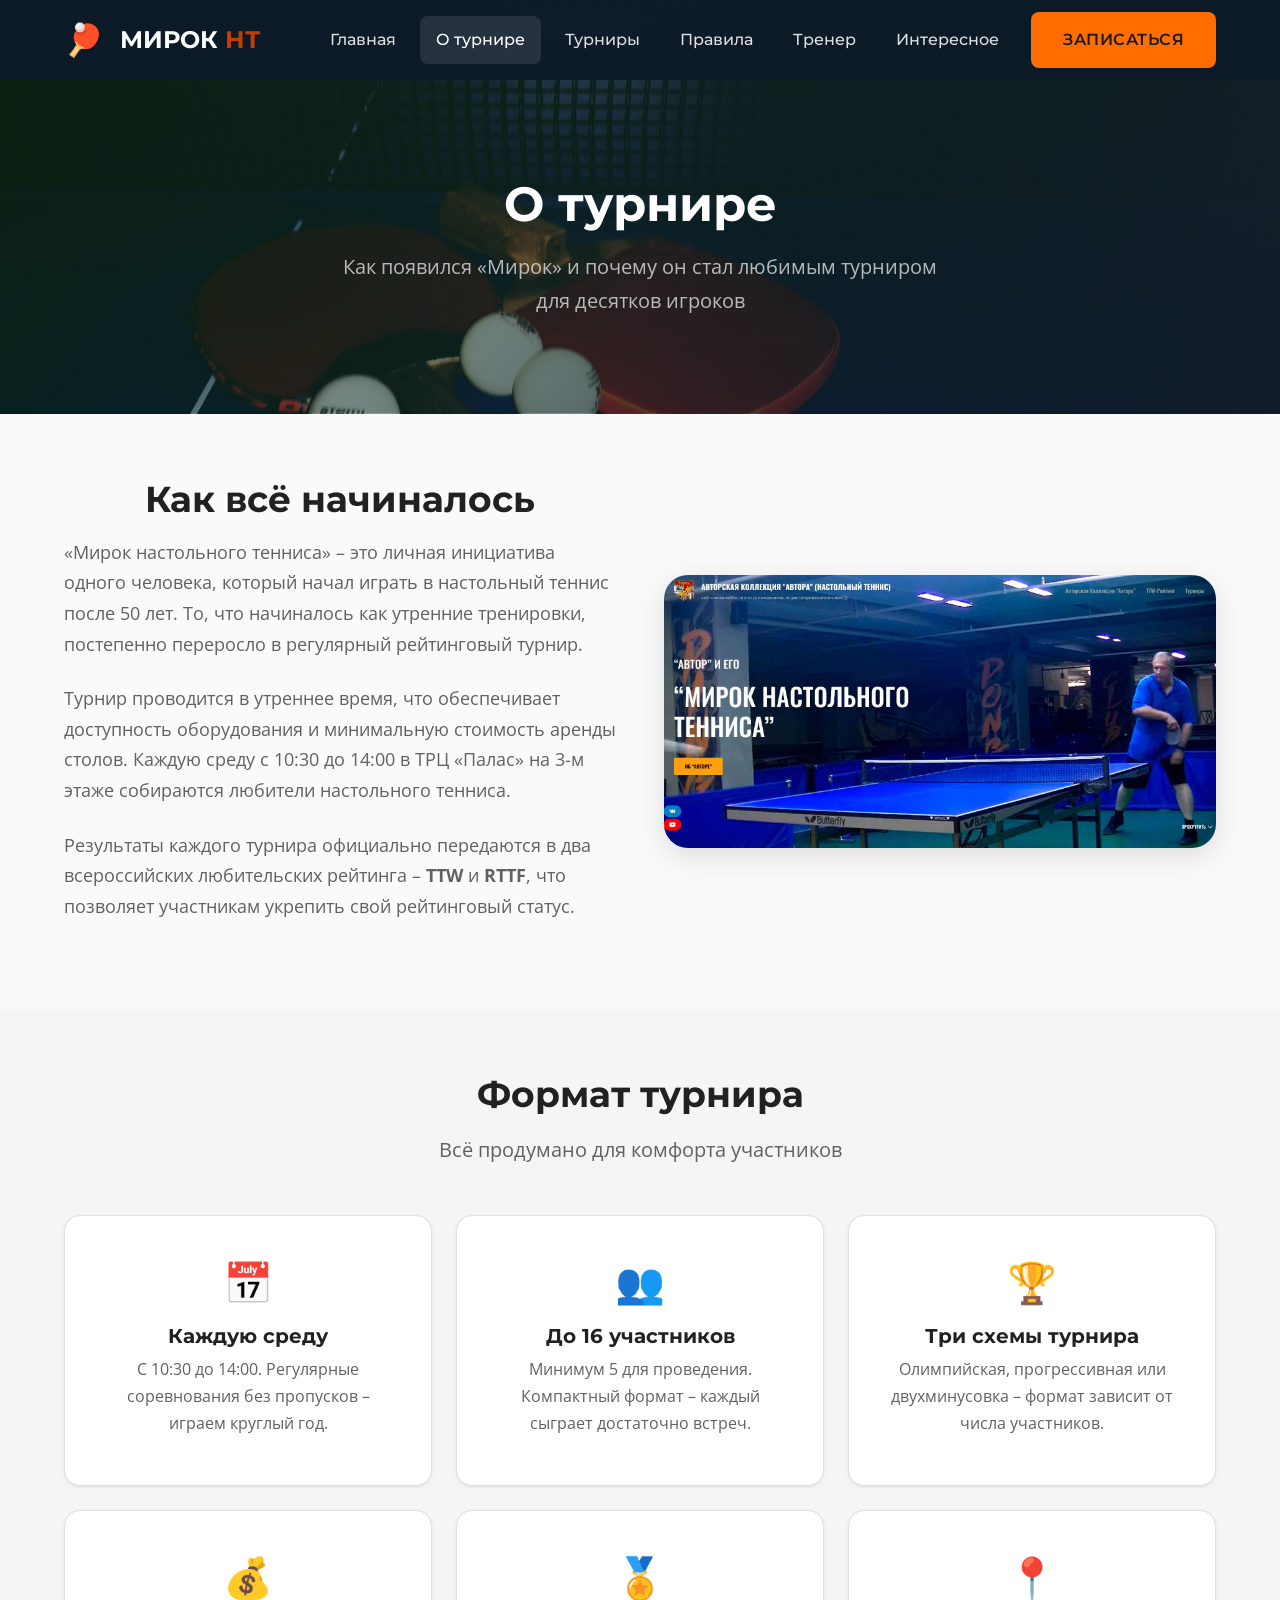
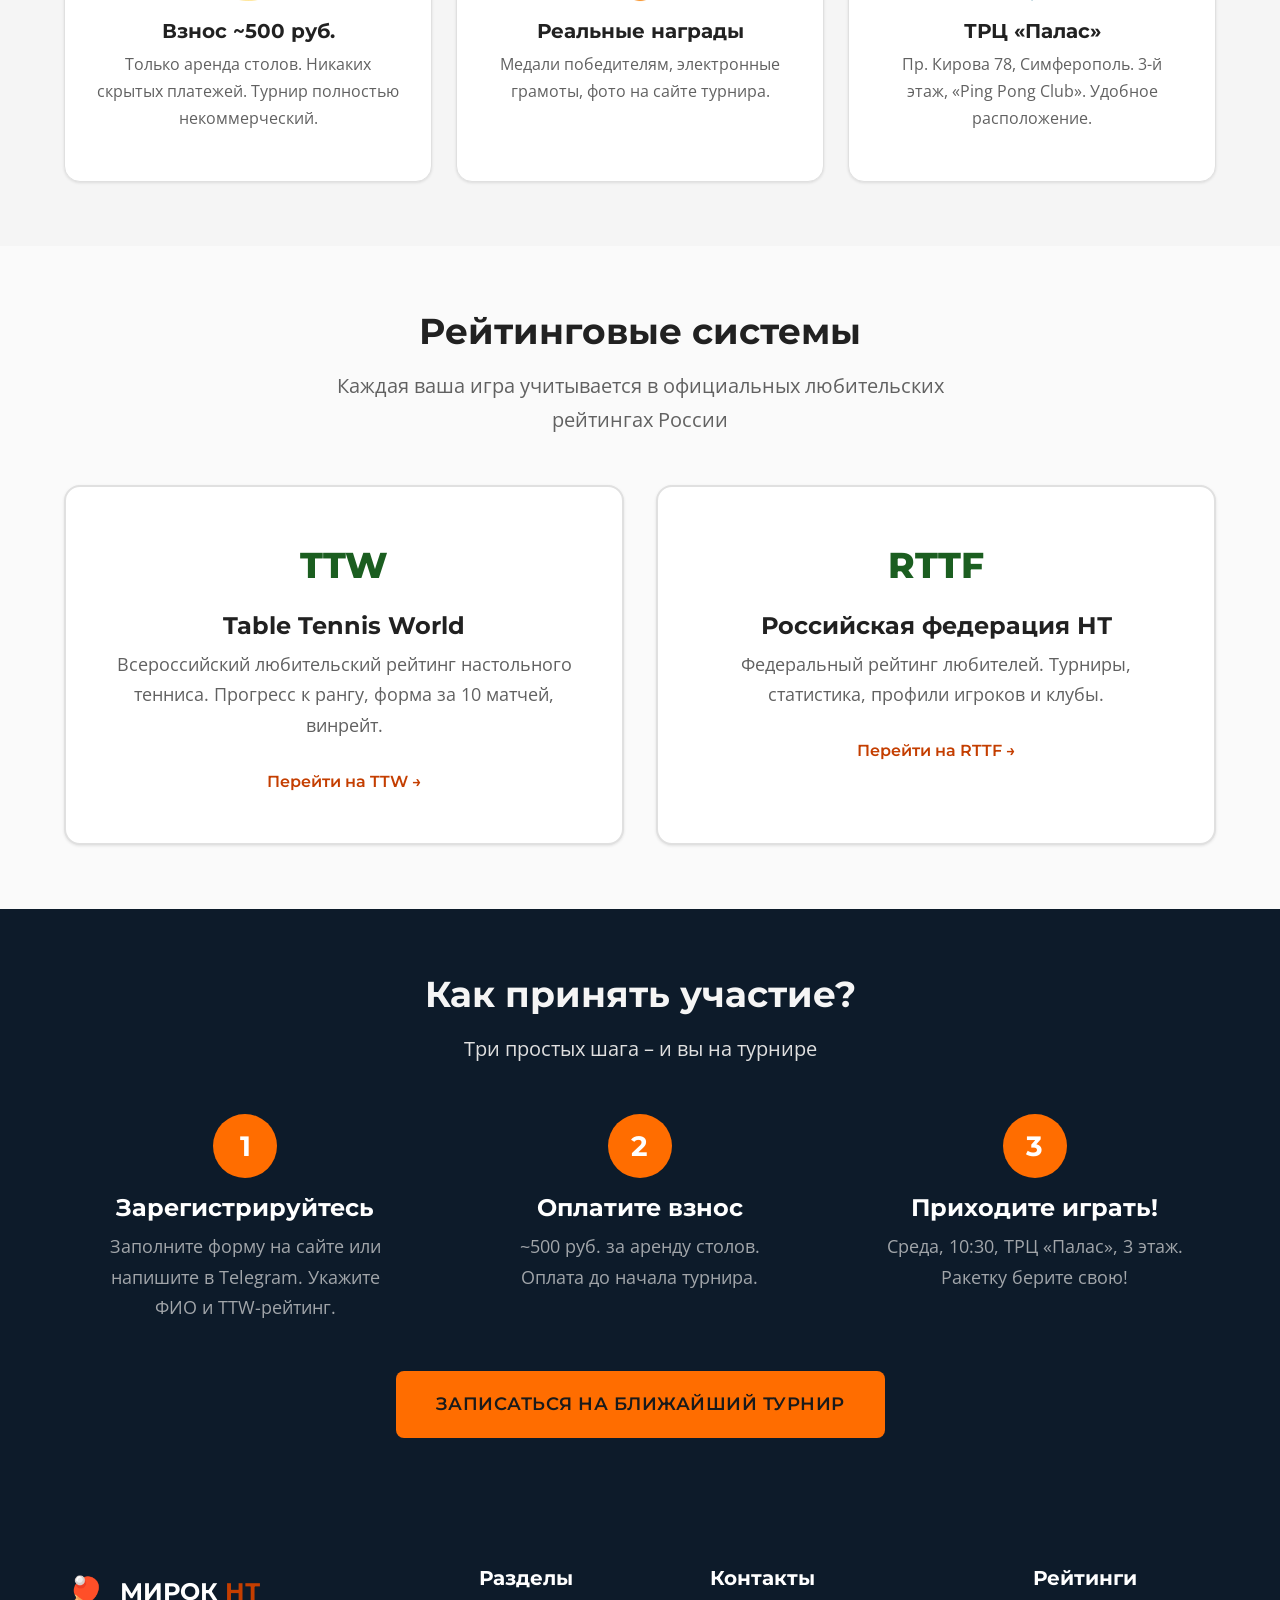
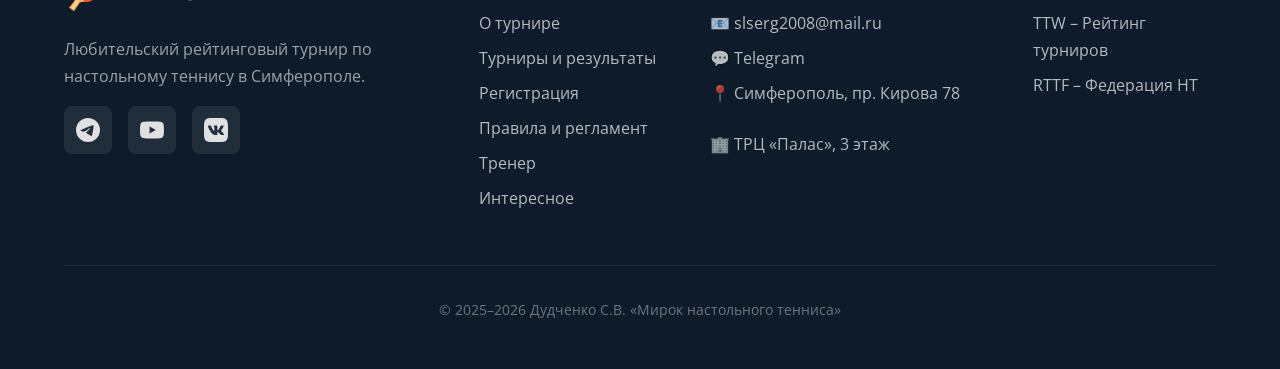
<file: about.html>
<!doctype html>
<html lang="ru">
    <head>
        <meta charset="UTF-8" />
        <meta name="viewport" content="width=device-width, initial-scale=1.0" />
        <meta
            name="description"
            content="О турнире «Мирок настольного тенниса» – история, формат, условия участия, рейтинговые системы TTW и RTTF."
        />
        <title>О турнире – Мирок настольного тенниса</title>

        <link
            rel="canonical"
            href="https://bigcyberboss.github.io/dudchenko/about.html"
        />
        <link rel="icon" href="favicon.svg" type="image/svg+xml" />
        <meta property="og:type" content="website" />
        <meta
            property="og:url"
            content="https://bigcyberboss.github.io/dudchenko/about.html"
        />
        <meta
            property="og:title"
            content="О турнире – Мирок настольного тенниса"
        />
        <meta
            property="og:description"
            content="О турнире «Мирок настольного тенниса» – история, формат, условия участия, рейтинговые системы TTW и RTTF."
        />
        <meta
            property="og:image"
            content="https://bigcyberboss.github.io/dudchenko/images/hero/page-hero-bg.jpg"
        />
        <meta property="og:locale" content="ru_RU" />
        <meta property="og:site_name" content="Мирок настольного тенниса" />

        <link rel="preconnect" href="https://fonts.googleapis.com" />
        <link rel="preconnect" href="https://fonts.gstatic.com" crossorigin />
        <link
            href="https://fonts.googleapis.com/css2?family=Montserrat:wght@500;600;700;800&family=Open+Sans:wght@400;500;600&display=swap"
            rel="stylesheet"
        />
        <link rel="stylesheet" href="css/styles.css" />
    </head>
    <body>
        <a href="#main" class="skip-link">Перейти к содержимому</a>
        <!-- HEADER -->
        <header class="header" id="header">
            <div class="container header__inner">
                <a
                    href="index.html"
                    class="header__logo"
                    aria-label="На главную"
                >
                    <span class="header__logo-icon">&#127955;</span>
                    <span class="header__logo-text">МИРОК <span>НТ</span></span>
                </a>
                <nav class="nav" aria-label="Основная навигация">
                    <ul class="nav__list">
                        <li>
                            <a href="index.html" class="nav__link">Главная</a>
                        </li>
                        <li>
                            <a
                                href="about.html"
                                class="nav__link nav__link--active"
                                >О турнире</a
                            >
                        </li>
                        <li>
                            <a href="tournaments.html" class="nav__link"
                                >Турниры</a
                            >
                        </li>
                        <li>
                            <a href="rules.html" class="nav__link">Правила</a>
                        </li>
                        <li>
                            <a href="coach.html" class="nav__link">Тренер</a>
                        </li>
                        <li>
                            <a href="fun.html" class="nav__link">Интересное</a>
                        </li>
                        <li class="nav__cta">
                            <a href="register.html" class="btn btn--primary"
                                >Записаться</a
                            >
                        </li>
                    </ul>
                </nav>
                <button
                    class="burger"
                    id="burger"
                    aria-label="Открыть меню"
                    aria-expanded="false"
                >
                    <span class="burger__line"></span>
                    <span class="burger__line"></span>
                    <span class="burger__line"></span>
                </button>
            </div>
        </header>

        <nav
            class="mobile-menu"
            id="mobileMenu"
            aria-label="Мобильная навигация"
        >
            <a href="index.html" class="nav__link">Главная</a>
            <a href="about.html" class="nav__link nav__link--active"
                >О турнире</a
            >
            <a href="tournaments.html" class="nav__link">Турниры</a>
            <a href="rules.html" class="nav__link">Правила</a>
            <a href="coach.html" class="nav__link">Тренер</a>
            <a href="fun.html" class="nav__link">Интересное</a>
            <a href="register.html" class="btn btn--primary btn--lg"
                >Записаться на турнир</a
            >
        </nav>

        <!-- PAGE HERO -->
        <section class="page-hero" id="main">
            <div class="page-hero__overlay"></div>
            <div class="container page-hero__content">
                <h1 class="page-hero__title">О турнире</h1>
                <p class="page-hero__subtitle">
                    Как появился «Мирок» и почему он стал любимым турниром для
                    десятков игроков
                </p>
            </div>
        </section>

        <!-- ИСТОРИЯ -->
        <section class="section">
            <div class="container">
                <div class="about-story">
                    <div class="about-story__text">
                        <h2 class="section__title text-left">
                            Как всё начиналось
                        </h2>
                        <p>
                            «Мирок настольного тенниса» – это личная инициатива
                            одного человека, который начал играть в настольный
                            теннис после 50 лет. То, что начиналось как утренние
                            тренировки, постепенно переросло в регулярный
                            рейтинговый турнир.
                        </p>
                        <p>
                            Турнир проводится в утреннее время, что обеспечивает
                            доступность оборудования и минимальную стоимость
                            аренды столов. Каждую среду с 10:30 до 14:00 в ТРЦ
                            «Палас» на 3-м этаже собираются любители настольного
                            тенниса.
                        </p>
                        <p>
                            Результаты каждого турнира официально передаются в
                            два всероссийских любительских рейтинга –
                            <strong>TTW</strong> и <strong>RTTF</strong>, что
                            позволяет участникам укрепить свой рейтинговый
                            статус.
                        </p>
                    </div>
                    <div class="about-story__image animate-on-scroll">
                        <img
                            src="images/hero/about-tt.jpg"
                            alt="Мирок настольного тенниса – турнир в ТРЦ Палас"
                            width="1775"
                            height="876"
                            loading="lazy"
                        />
                    </div>
                </div>
            </div>
        </section>

        <!-- ФОРМАТ -->
        <section class="section section--gray">
            <div class="container">
                <h2 class="section__title">Формат турнира</h2>
                <p class="section__subtitle">
                    Всё продумано для комфорта участников
                </p>

                <div class="info-grid">
                    <div class="info-card animate-on-scroll">
                        <div class="info-card__icon">&#128197;</div>
                        <h3 class="info-card__title">Каждую среду</h3>
                        <p class="info-card__text">
                            С 10:30 до 14:00. Регулярные соревнования без
                            пропусков – играем круглый год.
                        </p>
                    </div>
                    <div class="info-card animate-on-scroll">
                        <div class="info-card__icon">&#128101;</div>
                        <h3 class="info-card__title">До 16 участников</h3>
                        <p class="info-card__text">
                            Минимум 5 для проведения. Компактный формат – каждый
                            сыграет достаточно встреч.
                        </p>
                    </div>
                    <div class="info-card animate-on-scroll">
                        <div class="info-card__icon">&#127942;</div>
                        <h3 class="info-card__title">Три схемы турнира</h3>
                        <p class="info-card__text">
                            Олимпийская, прогрессивная или двухминусовка –
                            формат зависит от числа участников.
                        </p>
                    </div>
                    <div class="info-card animate-on-scroll">
                        <div class="info-card__icon">&#128176;</div>
                        <h3 class="info-card__title">Взнос ~500 руб.</h3>
                        <p class="info-card__text">
                            Только аренда столов. Никаких скрытых платежей.
                            Турнир полностью некоммерческий.
                        </p>
                    </div>
                    <div class="info-card animate-on-scroll">
                        <div class="info-card__icon">&#127941;</div>
                        <h3 class="info-card__title">Реальные награды</h3>
                        <p class="info-card__text">
                            Медали победителям, электронные грамоты, фото на
                            сайте турнира.
                        </p>
                    </div>
                    <div class="info-card animate-on-scroll">
                        <div class="info-card__icon">&#128205;</div>
                        <h3 class="info-card__title">ТРЦ «Палас»</h3>
                        <p class="info-card__text">
                            Пр. Кирова 78, Симферополь. 3-й этаж, «Ping Pong
                            Club». Удобное расположение.
                        </p>
                    </div>
                </div>
            </div>
        </section>

        <!-- РЕЙТИНГИ -->
        <section class="section">
            <div class="container">
                <h2 class="section__title">Рейтинговые системы</h2>
                <p class="section__subtitle">
                    Каждая ваша игра учитывается в официальных любительских
                    рейтингах России
                </p>

                <div class="ratings">
                    <a
                        href="https://r.ttw.ru/tournaments/"
                        target="_blank"
                        rel="noopener"
                        class="rating-card animate-on-scroll"
                    >
                        <div class="rating-card__logo">TTW</div>
                        <h3 class="rating-card__title">Table Tennis World</h3>
                        <p class="rating-card__text">
                            Всероссийский любительский рейтинг настольного
                            тенниса. Прогресс к рангу, форма за 10 матчей,
                            винрейт.
                        </p>
                        <span class="rating-card__link"
                            >Перейти на TTW &#8594;</span
                        >
                    </a>
                    <a
                        href="https://rttf.ru/tournaments/?halls[]=726"
                        target="_blank"
                        rel="noopener"
                        class="rating-card animate-on-scroll"
                    >
                        <div class="rating-card__logo">RTTF</div>
                        <h3 class="rating-card__title">
                            Российская федерация НТ
                        </h3>
                        <p class="rating-card__text">
                            Федеральный рейтинг любителей. Турниры, статистика,
                            профили игроков и клубы.
                        </p>
                        <span class="rating-card__link"
                            >Перейти на RTTF &#8594;</span
                        >
                    </a>
                </div>
            </div>
        </section>

        <!-- УСЛОВИЯ -->
        <section class="section section--dark">
            <div class="container text-center">
                <h2 class="section__title">Как принять участие?</h2>
                <p class="section__subtitle">
                    Три простых шага – и вы на турнире
                </p>

                <div class="steps">
                    <div class="step animate-on-scroll">
                        <div class="step__number">1</div>
                        <h3 class="step__title">Зарегистрируйтесь</h3>
                        <p class="step__text">
                            Заполните форму на сайте или напишите в Telegram.
                            Укажите ФИО и TTW-рейтинг.
                        </p>
                    </div>
                    <div class="step animate-on-scroll">
                        <div class="step__number">2</div>
                        <h3 class="step__title">Оплатите взнос</h3>
                        <p class="step__text">
                            ~500 руб. за аренду столов. Оплата до начала
                            турнира.
                        </p>
                    </div>
                    <div class="step animate-on-scroll">
                        <div class="step__number">3</div>
                        <h3 class="step__title">Приходите играть!</h3>
                        <p class="step__text">
                            Среда, 10:30, ТРЦ «Палас», 3 этаж. Ракетку берите
                            свою!
                        </p>
                    </div>
                </div>

                <a href="register.html" class="btn btn--primary btn--lg mt-xl"
                    >Записаться на ближайший турнир</a
                >
            </div>
        </section>

        <!-- FOOTER -->
        <footer class="footer">
            <div class="container">
                <div class="footer__grid">
                    <div>
                        <div class="header__logo mb-sm">
                            <span class="header__logo-icon">&#127955;</span>
                            <span class="header__logo-text"
                                >МИРОК <span>НТ</span></span
                            >
                        </div>
                        <p class="footer__text">
                            Любительский рейтинговый турнир по настольному
                            теннису в Симферополе.
                        </p>
                        <div class="footer__socials">
                            <a
                                href="https://t.me/dudc_sergej"
                                class="footer__social"
                                aria-label="Telegram"
                                target="_blank"
                                rel="noopener"
                            >
                                <svg
                                    width="24"
                                    height="24"
                                    viewBox="0 0 24 24"
                                    fill="currentColor"
                                >
                                    <path
                                        d="M11.944 0A12 12 0 0 0 0 12a12 12 0 0 0 12 12 12 12 0 0 0 12-12A12 12 0 0 0 12 0a12 12 0 0 0-.056 0zm4.962 7.224c.1-.002.321.023.465.14a.506.506 0 0 1 .171.325c.016.093.036.306.02.472-.18 1.898-.962 6.502-1.36 8.627-.168.9-.499 1.201-.82 1.23-.696.065-1.225-.46-1.9-.902-1.056-.693-1.653-1.124-2.678-1.8-1.185-.78-.417-1.21.258-1.91.177-.184 3.247-2.977 3.307-3.23.007-.032.014-.15-.056-.212s-.174-.041-.249-.024c-.106.024-1.793 1.14-5.061 3.345-.48.33-.913.49-1.302.48-.428-.008-1.252-.241-1.865-.44-.752-.245-1.349-.374-1.297-.789.027-.216.325-.437.893-.663 3.498-1.524 5.83-2.529 6.998-3.014 3.332-1.386 4.025-1.627 4.476-1.635z"
                                    />
                                </svg>
                            </a>
                            <a
                                href="https://www.youtube.com/channel/UCORoGaBUjJBkOFyATqjixNA"
                                class="footer__social"
                                aria-label="YouTube"
                                target="_blank"
                                rel="noopener"
                            >
                                <svg
                                    width="24"
                                    height="24"
                                    viewBox="0 0 24 24"
                                    fill="currentColor"
                                >
                                    <path
                                        d="M23.498 6.186a3.016 3.016 0 0 0-2.122-2.136C19.505 3.545 12 3.545 12 3.545s-7.505 0-9.377.505A3.017 3.017 0 0 0 .502 6.186C0 8.07 0 12 0 12s0 3.93.502 5.814a3.016 3.016 0 0 0 2.122 2.136c1.871.505 9.376.505 9.376.505s7.505 0 9.377-.505a3.015 3.015 0 0 0 2.122-2.136C24 15.93 24 12 24 12s0-3.93-.502-5.814zM9.545 15.568V8.432L15.818 12l-6.273 3.568z"
                                    />
                                </svg>
                            </a>
                            <a
                                href="https://vk.com/sergei_dudchenko"
                                class="footer__social"
                                aria-label="ВКонтакте"
                                target="_blank"
                                rel="noopener"
                            >
                                <svg
                                    width="24"
                                    height="24"
                                    viewBox="0 0 24 24"
                                    fill="currentColor"
                                >
                                    <path
                                        d="M15.684 0H8.316C1.592 0 0 1.592 0 8.316v7.368C0 22.408 1.592 24 8.316 24h7.368C22.408 24 24 22.408 24 15.684V8.316C24 1.592 22.391 0 15.684 0zm3.692 17.123h-1.744c-.66 0-.862-.525-2.049-1.714-1.033-1.01-1.49-1.135-1.744-1.135-.356 0-.458.102-.458.593v1.575c0 .424-.135.678-1.253.678-1.846 0-3.896-1.12-5.339-3.202-2.17-3.048-2.763-5.339-2.763-5.805 0-.254.102-.491.593-.491h1.744c.44 0 .61.203.78.678.864 2.49 2.303 4.675 2.896 4.675.22 0 .322-.102.322-.66V9.721c-.068-1.186-.695-1.287-.695-1.71 0-.203.17-.407.44-.407h2.744c.373 0 .508.203.508.643v3.473c0 .372.17.508.271.508.22 0 .407-.136.813-.542 1.254-1.406 2.151-3.574 2.151-3.574.119-.254.322-.491.763-.491h1.744c.525 0 .644.27.525.643-.22 1.017-2.354 4.031-2.354 4.031-.186.305-.254.44 0 .78.186.254.796.779 1.203 1.253.745.847 1.32 1.558 1.473 2.049.17.49-.085.744-.576.744z"
                                    />
                                </svg>
                            </a>
                        </div>
                    </div>
                    <div>
                        <h4 class="footer__title">Разделы</h4>
                        <a href="about.html" class="footer__link">О турнире</a>
                        <a href="tournaments.html" class="footer__link"
                            >Турниры и результаты</a
                        >
                        <a href="register.html" class="footer__link"
                            >Регистрация</a
                        >
                        <a href="rules.html" class="footer__link"
                            >Правила и регламент</a
                        >
                        <a href="coach.html" class="footer__link">Тренер</a>
                        <a href="fun.html" class="footer__link">Интересное</a>
                    </div>
                    <div>
                        <h4 class="footer__title">Контакты</h4>
                        <a href="mailto:slserg2008@mail.ru" class="footer__link"
                            >&#128231; slserg2008@mail.ru</a
                        >
                        <a
                            href="https://t.me/dudc_sergej"
                            class="footer__link"
                            target="_blank"
                            rel="noopener"
                            >&#128172; Telegram</a
                        >
                        <p class="footer__link cursor-default">
                            &#128205; Симферополь, пр. Кирова 78
                        </p>
                        <p class="footer__link cursor-default">
                            &#127970; ТРЦ «Палас», 3 этаж
                        </p>
                    </div>
                    <div>
                        <h4 class="footer__title">Рейтинги</h4>
                        <a
                            href="https://r.ttw.ru/tournaments/"
                            class="footer__link"
                            target="_blank"
                            rel="noopener"
                            >TTW – Рейтинг турниров</a
                        >
                        <a
                            href="https://rttf.ru/tournaments/?halls[]=726"
                            class="footer__link"
                            target="_blank"
                            rel="noopener"
                            >RTTF – Федерация НТ</a
                        >
                    </div>
                </div>
                <div class="footer__bottom">
                    <p>
                        &copy; 2025&ndash;2026 Дудченко С.В. «Мирок настольного
                        тенниса»
                    </p>
                </div>
            </div>
        </footer>

        <script src="js/main.js" defer></script>
    </body>
</html>
</file>
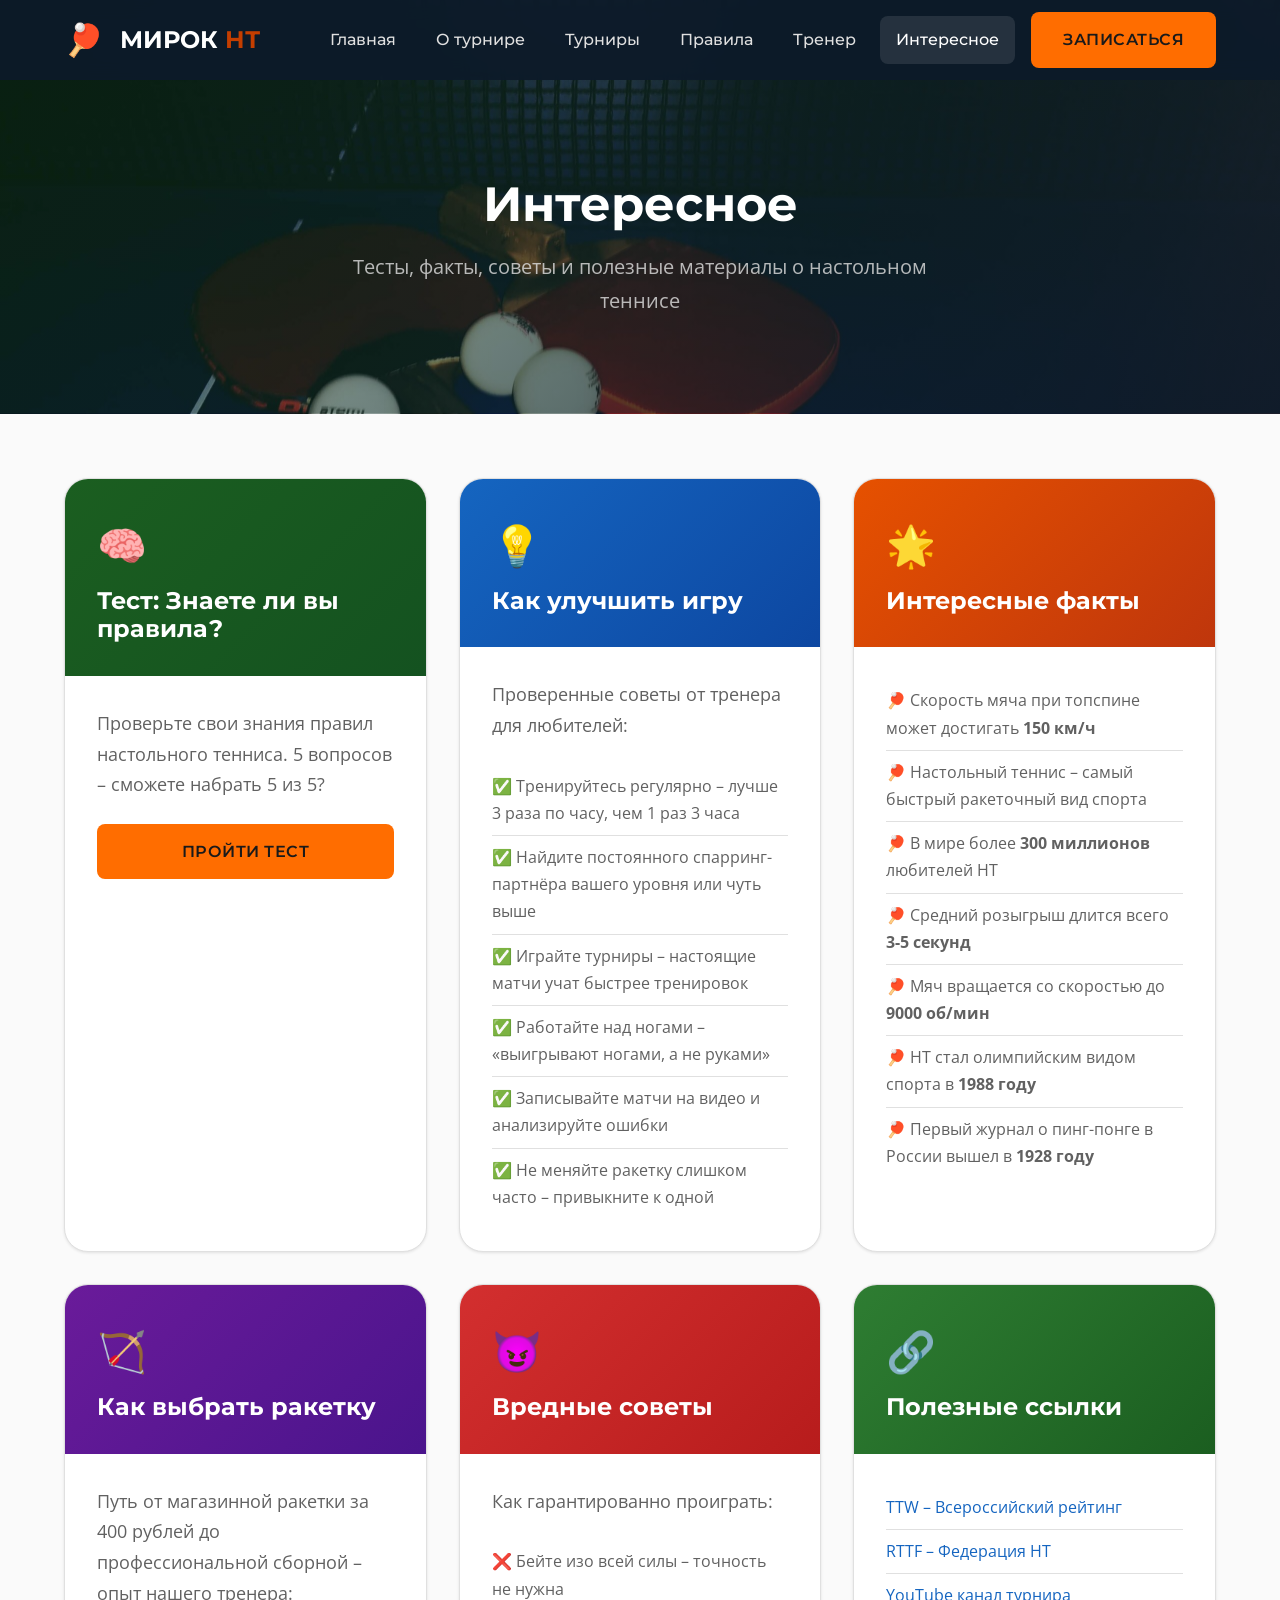
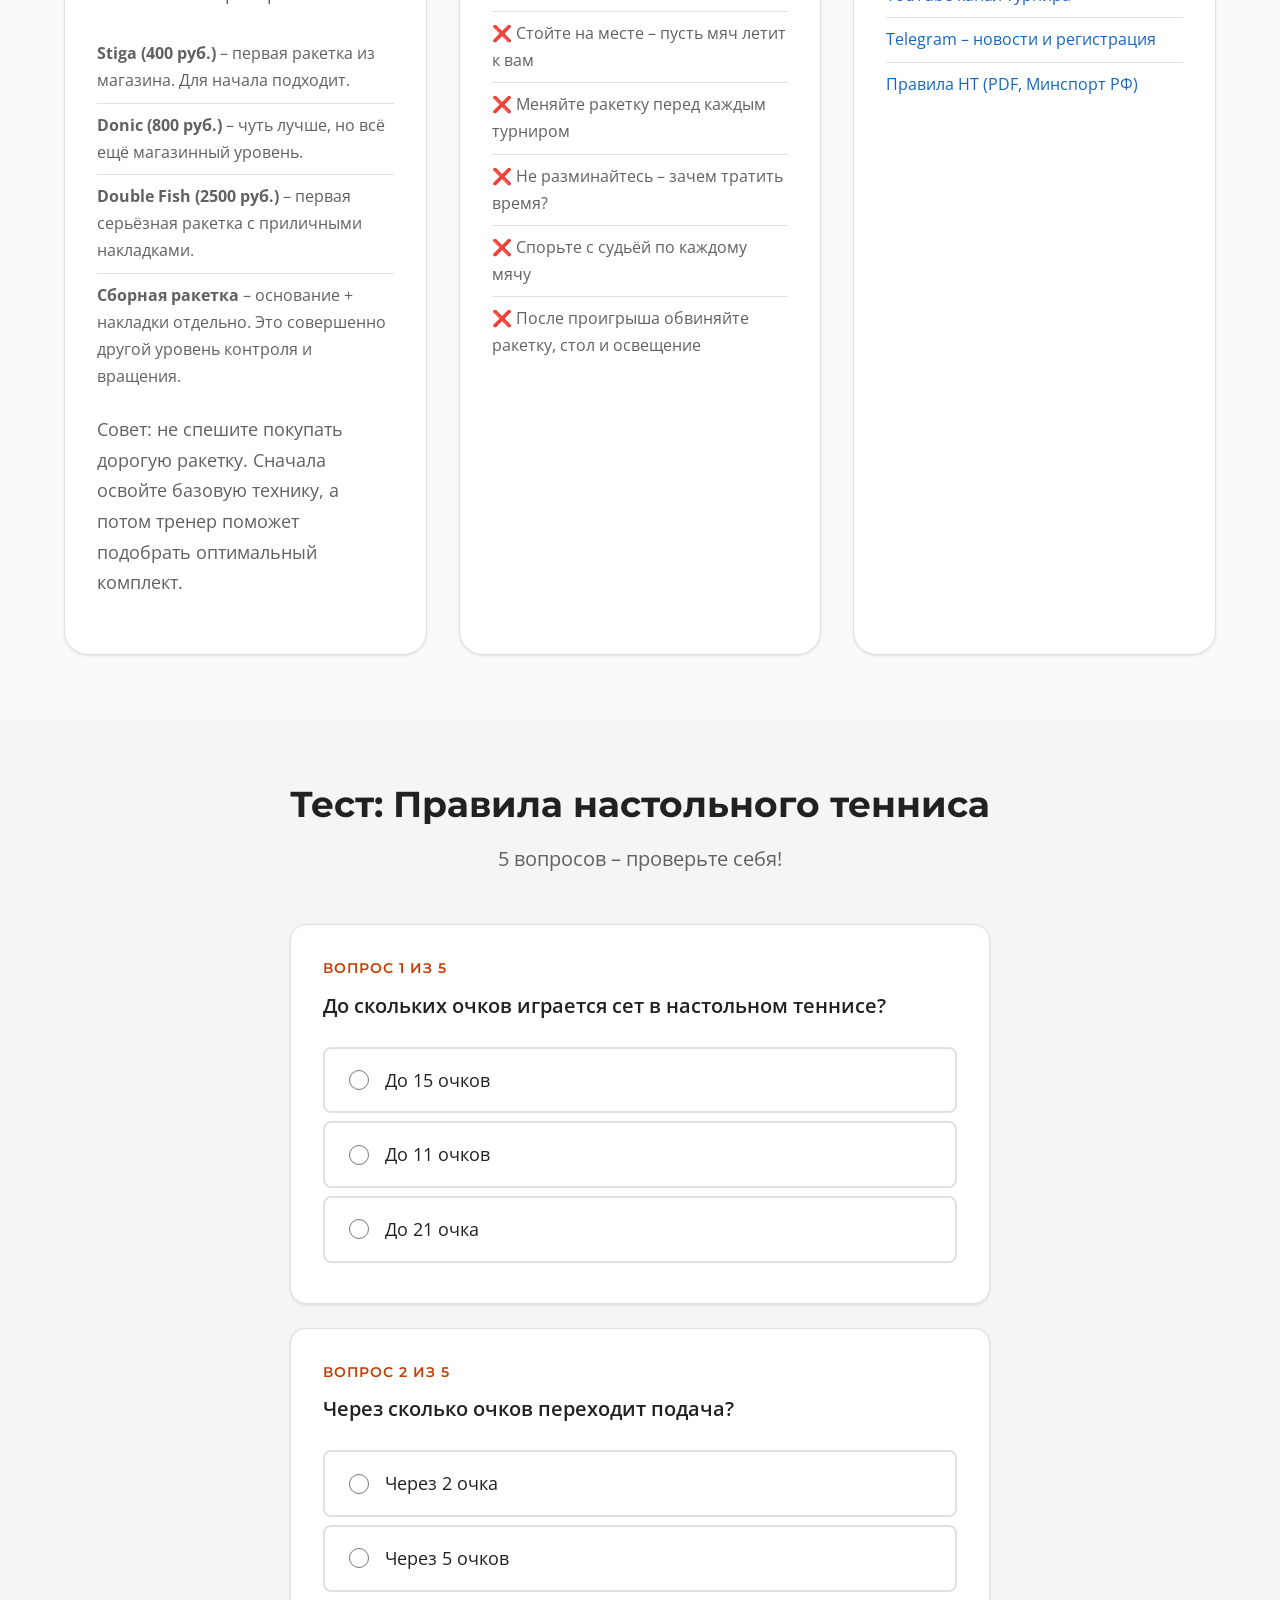
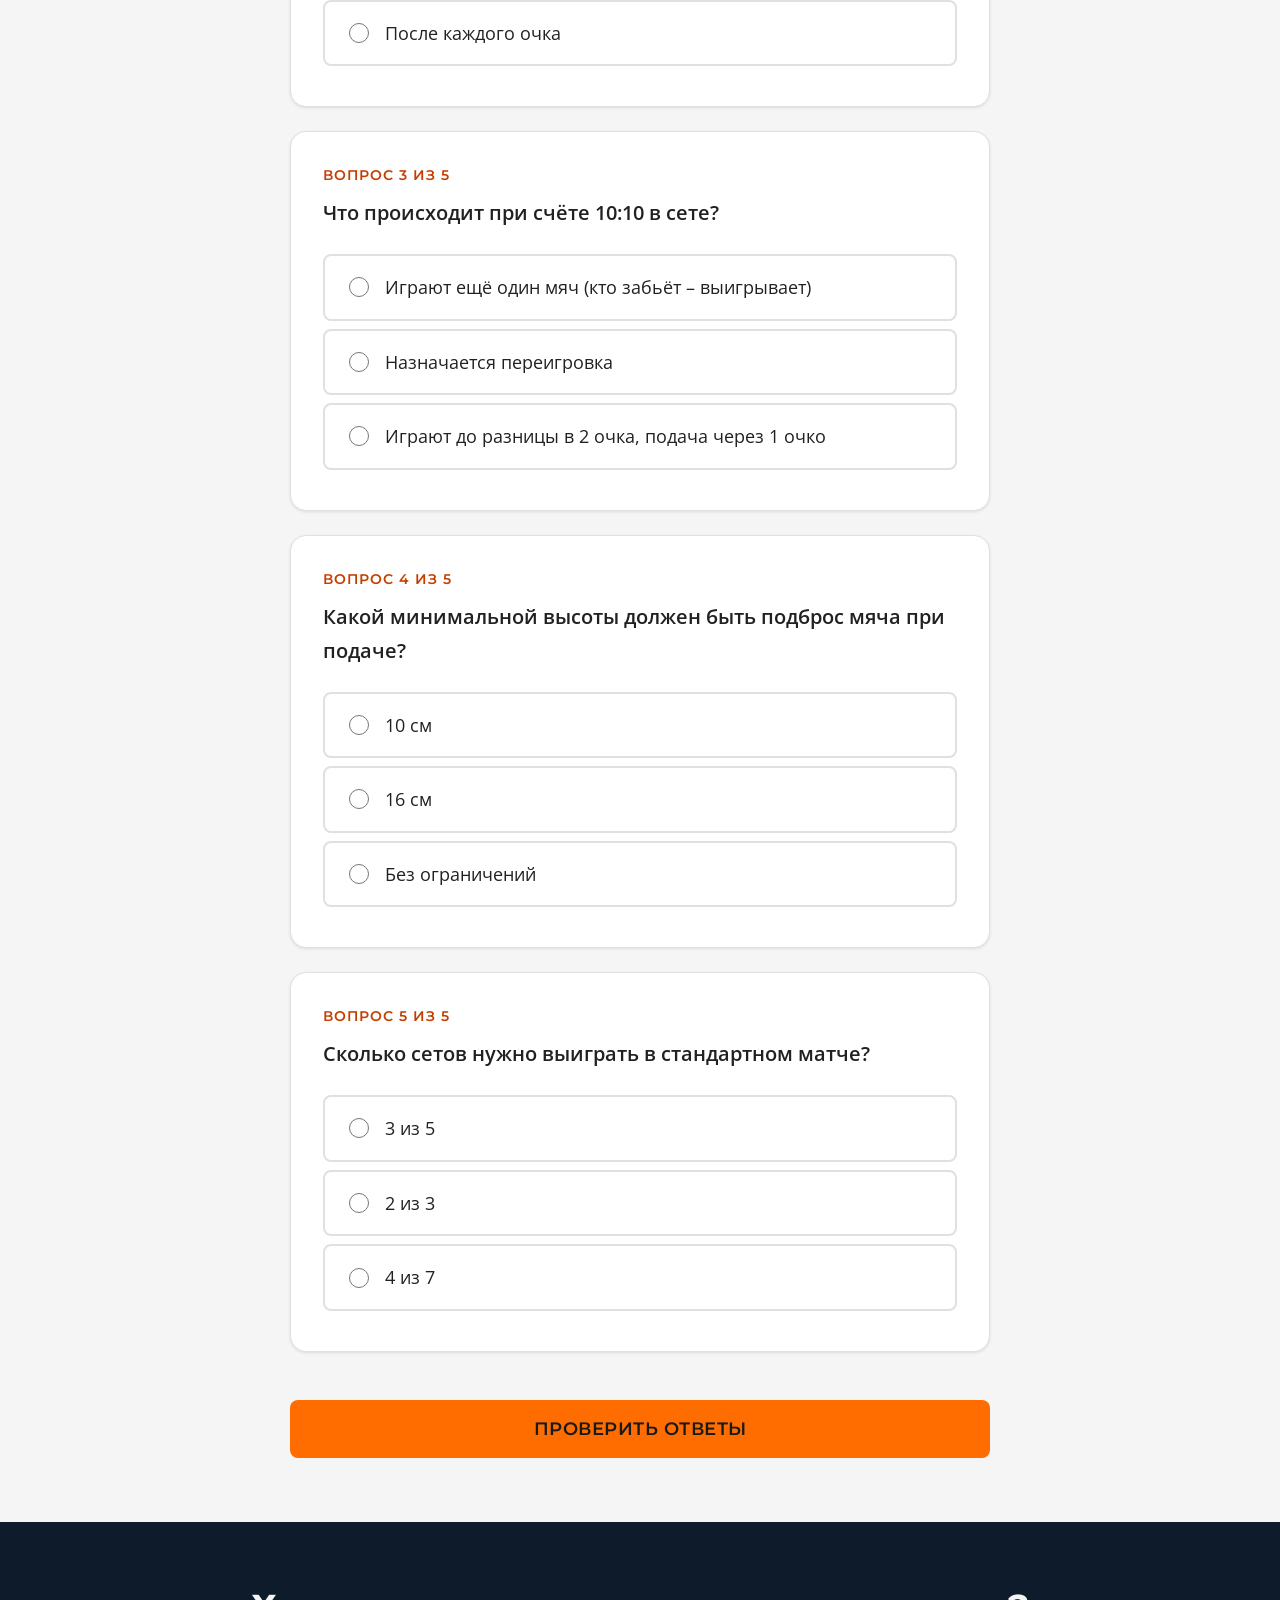
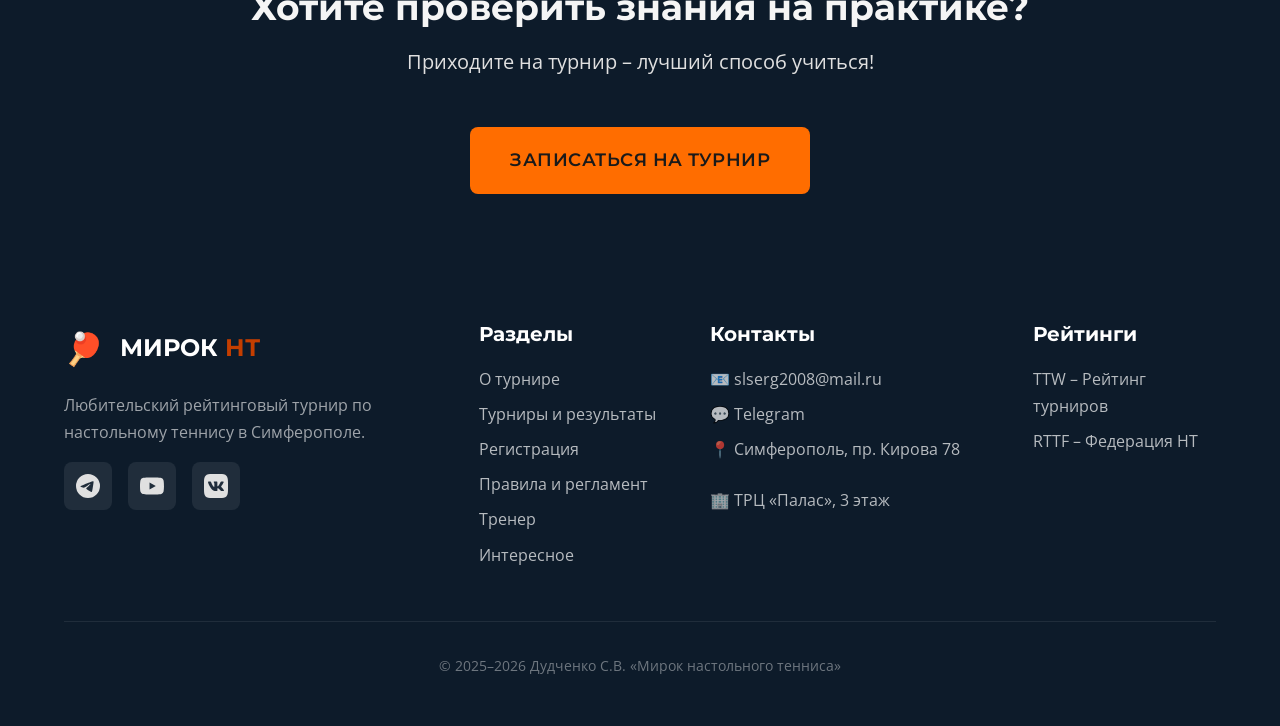
<file: fun.html>
<!doctype html>
<html lang="ru">
    <head>
        <meta charset="UTF-8" />
        <meta name="viewport" content="width=device-width, initial-scale=1.0" />
        <meta
            name="description"
            content="Интересное о настольном теннисе – тест на знание правил, факты, советы по улучшению игры, история ракеток."
        />
        <title>Интересное – Мирок настольного тенниса</title>

        <link
            rel="canonical"
            href="https://bigcyberboss.github.io/dudchenko/fun.html"
        />
        <link rel="icon" href="favicon.svg" type="image/svg+xml" />
        <meta property="og:type" content="website" />
        <meta
            property="og:url"
            content="https://bigcyberboss.github.io/dudchenko/fun.html"
        />
        <meta
            property="og:title"
            content="Интересное – Мирок настольного тенниса"
        />
        <meta
            property="og:description"
            content="Интересное о настольном теннисе – тест на знание правил, факты, советы по улучшению игры, история ракеток."
        />
        <meta
            property="og:image"
            content="https://bigcyberboss.github.io/dudchenko/images/hero/page-hero-bg.jpg"
        />
        <meta property="og:locale" content="ru_RU" />
        <meta property="og:site_name" content="Мирок настольного тенниса" />

        <link rel="preconnect" href="https://fonts.googleapis.com" />
        <link rel="preconnect" href="https://fonts.gstatic.com" crossorigin />
        <link
            href="https://fonts.googleapis.com/css2?family=Montserrat:wght@500;600;700;800&family=Open+Sans:wght@400;500;600&display=swap"
            rel="stylesheet"
        />
        <link rel="stylesheet" href="css/styles.css" />
    </head>
    <body>
        <a href="#main" class="skip-link">Перейти к содержимому</a>
        <!-- HEADER -->
        <header class="header" id="header">
            <div class="container header__inner">
                <a
                    href="index.html"
                    class="header__logo"
                    aria-label="На главную"
                >
                    <span class="header__logo-icon">&#127955;</span>
                    <span class="header__logo-text">МИРОК <span>НТ</span></span>
                </a>
                <nav class="nav" aria-label="Основная навигация">
                    <ul class="nav__list">
                        <li>
                            <a href="index.html" class="nav__link">Главная</a>
                        </li>
                        <li>
                            <a href="about.html" class="nav__link">О турнире</a>
                        </li>
                        <li>
                            <a href="tournaments.html" class="nav__link"
                                >Турниры</a
                            >
                        </li>
                        <li>
                            <a href="rules.html" class="nav__link">Правила</a>
                        </li>
                        <li>
                            <a href="coach.html" class="nav__link">Тренер</a>
                        </li>
                        <li>
                            <a
                                href="fun.html"
                                class="nav__link nav__link--active"
                                >Интересное</a
                            >
                        </li>
                        <li class="nav__cta">
                            <a href="register.html" class="btn btn--primary"
                                >Записаться</a
                            >
                        </li>
                    </ul>
                </nav>
                <button
                    class="burger"
                    id="burger"
                    aria-label="Открыть меню"
                    aria-expanded="false"
                >
                    <span class="burger__line"></span>
                    <span class="burger__line"></span>
                    <span class="burger__line"></span>
                </button>
            </div>
        </header>

        <nav
            class="mobile-menu"
            id="mobileMenu"
            aria-label="Мобильная навигация"
        >
            <a href="index.html" class="nav__link">Главная</a>
            <a href="about.html" class="nav__link">О турнире</a>
            <a href="tournaments.html" class="nav__link">Турниры</a>
            <a href="rules.html" class="nav__link">Правила</a>
            <a href="coach.html" class="nav__link">Тренер</a>
            <a href="fun.html" class="nav__link nav__link--active"
                >Интересное</a
            >
            <a href="register.html" class="btn btn--primary btn--lg"
                >Записаться на турнир</a
            >
        </nav>

        <!-- PAGE HERO -->
        <section class="page-hero" id="main">
            <div class="container page-hero__content">
                <h1 class="page-hero__title">Интересное</h1>
                <p class="page-hero__subtitle">
                    Тесты, факты, советы и полезные материалы о настольном
                    теннисе
                </p>
            </div>
        </section>

        <!-- КАРТОЧКИ КОНТЕНТА -->
        <section class="section">
            <div class="container">
                <div class="fun-cards">
                    <!-- Тест -->
                    <div class="fun-card animate-on-scroll">
                        <div class="fun-card__header">
                            <div class="fun-card__icon">&#129504;</div>
                            <h3 class="fun-card__title">
                                Тест: Знаете ли вы правила?
                            </h3>
                        </div>
                        <div class="fun-card__body">
                            <p class="fun-card__text">
                                Проверьте свои знания правил настольного
                                тенниса. 5 вопросов – сможете набрать 5 из 5?
                            </p>
                            <a href="#quiz" class="btn btn--primary w-full"
                                >Пройти тест</a
                            >
                        </div>
                    </div>

                    <!-- Советы -->
                    <div class="fun-card animate-on-scroll">
                        <div
                            class="fun-card__header"
                            style="
                                background: linear-gradient(
                                    135deg,
                                    #1565c0,
                                    #0d47a1
                                );
                            "
                        >
                            <div class="fun-card__icon">&#128161;</div>
                            <h3 class="fun-card__title">Как улучшить игру</h3>
                        </div>
                        <div class="fun-card__body">
                            <p class="fun-card__text">
                                Проверенные советы от тренера для любителей:
                            </p>
                            <ul class="fun-card__list">
                                <li>
                                    &#9989; Тренируйтесь регулярно – лучше 3
                                    раза по часу, чем 1 раз 3 часа
                                </li>
                                <li>
                                    &#9989; Найдите постоянного
                                    спарринг-партнёра вашего уровня или чуть
                                    выше
                                </li>
                                <li>
                                    &#9989; Играйте турниры – настоящие матчи
                                    учат быстрее тренировок
                                </li>
                                <li>
                                    &#9989; Работайте над ногами – «выигрывают
                                    ногами, а не руками»
                                </li>
                                <li>
                                    &#9989; Записывайте матчи на видео и
                                    анализируйте ошибки
                                </li>
                                <li>
                                    &#9989; Не меняйте ракетку слишком часто –
                                    привыкните к одной
                                </li>
                            </ul>
                        </div>
                    </div>

                    <!-- Факты -->
                    <div class="fun-card animate-on-scroll">
                        <div
                            class="fun-card__header"
                            style="
                                background: linear-gradient(
                                    135deg,
                                    #e65100,
                                    #bf360c
                                );
                            "
                        >
                            <div class="fun-card__icon">&#127775;</div>
                            <h3 class="fun-card__title">Интересные факты</h3>
                        </div>
                        <div class="fun-card__body">
                            <ul class="fun-card__list">
                                <li>
                                    &#127955; Скорость мяча при топспине может
                                    достигать <strong>150 км/ч</strong>
                                </li>
                                <li>
                                    &#127955; Настольный теннис – самый быстрый
                                    ракеточный вид спорта
                                </li>
                                <li>
                                    &#127955; В мире более
                                    <strong>300 миллионов</strong> любителей НТ
                                </li>
                                <li>
                                    &#127955; Средний розыгрыш длится всего
                                    <strong>3-5 секунд</strong>
                                </li>
                                <li>
                                    &#127955; Мяч вращается со скоростью до
                                    <strong>9000 об/мин</strong>
                                </li>
                                <li>
                                    &#127955; НТ стал олимпийским видом спорта в
                                    <strong>1988 году</strong>
                                </li>
                                <li>
                                    &#127955; Первый журнал о пинг-понге в
                                    России вышел в <strong>1928 году</strong>
                                </li>
                            </ul>
                        </div>
                    </div>

                    <!-- История ракеток -->
                    <div class="fun-card animate-on-scroll">
                        <div
                            class="fun-card__header"
                            style="
                                background: linear-gradient(
                                    135deg,
                                    #6a1b9a,
                                    #4a148c
                                );
                            "
                        >
                            <div class="fun-card__icon">&#127993;</div>
                            <h3 class="fun-card__title">Как выбрать ракетку</h3>
                        </div>
                        <div class="fun-card__body">
                            <p class="fun-card__text">
                                Путь от магазинной ракетки за 400 рублей до
                                профессиональной сборной – опыт нашего тренера:
                            </p>
                            <ul class="fun-card__list">
                                <li>
                                    <strong>Stiga (400 руб.)</strong> – первая
                                    ракетка из магазина. Для начала подходит.
                                </li>
                                <li>
                                    <strong>Donic (800 руб.)</strong> – чуть
                                    лучше, но всё ещё магазинный уровень.
                                </li>
                                <li>
                                    <strong>Double Fish (2500 руб.)</strong> –
                                    первая серьёзная ракетка с приличными
                                    накладками.
                                </li>
                                <li>
                                    <strong>Сборная ракетка</strong> – основание
                                    + накладки отдельно. Это совершенно другой
                                    уровень контроля и вращения.
                                </li>
                            </ul>
                            <p class="fun-card__text mt-sm">
                                Совет: не спешите покупать дорогую ракетку.
                                Сначала освойте базовую технику, а потом тренер
                                поможет подобрать оптимальный комплект.
                            </p>
                        </div>
                    </div>

                    <!-- Вредные советы -->
                    <div class="fun-card animate-on-scroll">
                        <div
                            class="fun-card__header"
                            style="
                                background: linear-gradient(
                                    135deg,
                                    #d32f2f,
                                    #b71c1c
                                );
                            "
                        >
                            <div class="fun-card__icon">&#128520;</div>
                            <h3 class="fun-card__title">Вредные советы</h3>
                        </div>
                        <div class="fun-card__body">
                            <p class="fun-card__text">
                                Как гарантированно проиграть:
                            </p>
                            <ul class="fun-card__list">
                                <li>
                                    &#10060; Бейте изо всей силы – точность не
                                    нужна
                                </li>
                                <li>
                                    &#10060; Стойте на месте – пусть мяч летит к
                                    вам
                                </li>
                                <li>
                                    &#10060; Меняйте ракетку перед каждым
                                    турниром
                                </li>
                                <li>
                                    &#10060; Не разминайтесь – зачем тратить
                                    время?
                                </li>
                                <li>
                                    &#10060; Спорьте с судьёй по каждому мячу
                                </li>
                                <li>
                                    &#10060; После проигрыша обвиняйте ракетку,
                                    стол и освещение
                                </li>
                            </ul>
                        </div>
                    </div>

                    <!-- Полезные ссылки -->
                    <div class="fun-card animate-on-scroll">
                        <div
                            class="fun-card__header"
                            style="
                                background: linear-gradient(
                                    135deg,
                                    #2e7d32,
                                    #1b5e20
                                );
                            "
                        >
                            <div class="fun-card__icon">&#128279;</div>
                            <h3 class="fun-card__title">Полезные ссылки</h3>
                        </div>
                        <div class="fun-card__body">
                            <ul class="fun-card__list">
                                <li>
                                    <a
                                        href="https://r.ttw.ru/tournaments/"
                                        target="_blank"
                                        rel="noopener"
                                        >TTW – Всероссийский рейтинг</a
                                    >
                                </li>
                                <li>
                                    <a
                                        href="https://rttf.ru/tournaments/?halls[]=726"
                                        target="_blank"
                                        rel="noopener"
                                        >RTTF – Федерация НТ</a
                                    >
                                </li>
                                <li>
                                    <a
                                        href="https://www.youtube.com/channel/UCORoGaBUjJBkOFyATqjixNA"
                                        target="_blank"
                                        rel="noopener"
                                        >YouTube канал турнира</a
                                    >
                                </li>
                                <li>
                                    <a
                                        href="https://t.me/dudc_sergej"
                                        target="_blank"
                                        rel="noopener"
                                        >Telegram – новости и регистрация</a
                                    >
                                </li>
                                <li>
                                    <a
                                        href="docs/pravila-nastolnogo-tennisa.pdf"
                                        target="_blank"
                                        rel="noopener"
                                        >Правила НТ (PDF, Минспорт РФ)</a
                                    >
                                </li>
                            </ul>
                        </div>
                    </div>
                </div>
            </div>
        </section>

        <!-- ТЕСТ -->
        <section class="section section--gray" id="quiz">
            <div class="container">
                <h2 class="section__title">
                    Тест: Правила настольного тенниса
                </h2>
                <p class="section__subtitle">5 вопросов – проверьте себя!</p>

                <div class="quiz-container" id="quizContainer">
                    <div class="quiz-question" data-correct="2">
                        <div class="quiz-question__number">Вопрос 1 из 5</div>
                        <p class="quiz-question__text">
                            До скольких очков играется сет в настольном теннисе?
                        </p>
                        <label class="quiz-option"
                            ><input type="radio" name="q1" value="1" /> До 15
                            очков</label
                        >
                        <label class="quiz-option"
                            ><input type="radio" name="q1" value="2" /> До 11
                            очков</label
                        >
                        <label class="quiz-option"
                            ><input type="radio" name="q1" value="3" /> До 21
                            очка</label
                        >
                    </div>

                    <div class="quiz-question" data-correct="1">
                        <div class="quiz-question__number">Вопрос 2 из 5</div>
                        <p class="quiz-question__text">
                            Через сколько очков переходит подача?
                        </p>
                        <label class="quiz-option"
                            ><input type="radio" name="q2" value="1" /> Через 2
                            очка</label
                        >
                        <label class="quiz-option"
                            ><input type="radio" name="q2" value="2" /> Через 5
                            очков</label
                        >
                        <label class="quiz-option"
                            ><input type="radio" name="q2" value="3" /> После
                            каждого очка</label
                        >
                    </div>

                    <div class="quiz-question" data-correct="3">
                        <div class="quiz-question__number">Вопрос 3 из 5</div>
                        <p class="quiz-question__text">
                            Что происходит при счёте 10:10 в сете?
                        </p>
                        <label class="quiz-option"
                            ><input type="radio" name="q3" value="1" /> Играют
                            ещё один мяч (кто забьёт – выигрывает)</label
                        >
                        <label class="quiz-option"
                            ><input type="radio" name="q3" value="2" />
                            Назначается переигровка</label
                        >
                        <label class="quiz-option"
                            ><input type="radio" name="q3" value="3" /> Играют
                            до разницы в 2 очка, подача через 1 очко</label
                        >
                    </div>

                    <div class="quiz-question" data-correct="2">
                        <div class="quiz-question__number">Вопрос 4 из 5</div>
                        <p class="quiz-question__text">
                            Какой минимальной высоты должен быть подброс мяча
                            при подаче?
                        </p>
                        <label class="quiz-option"
                            ><input type="radio" name="q4" value="1" /> 10
                            см</label
                        >
                        <label class="quiz-option"
                            ><input type="radio" name="q4" value="2" /> 16
                            см</label
                        >
                        <label class="quiz-option"
                            ><input type="radio" name="q4" value="3" /> Без
                            ограничений</label
                        >
                    </div>

                    <div class="quiz-question" data-correct="1">
                        <div class="quiz-question__number">Вопрос 5 из 5</div>
                        <p class="quiz-question__text">
                            Сколько сетов нужно выиграть в стандартном матче?
                        </p>
                        <label class="quiz-option"
                            ><input type="radio" name="q5" value="1" /> 3 из
                            5</label
                        >
                        <label class="quiz-option"
                            ><input type="radio" name="q5" value="2" /> 2 из
                            3</label
                        >
                        <label class="quiz-option"
                            ><input type="radio" name="q5" value="3" /> 4 из
                            7</label
                        >
                    </div>

                    <button
                        class="btn btn--primary btn--lg w-full mt-md"
                        id="quizSubmit"
                    >
                        Проверить ответы
                    </button>

                    <div class="quiz-result" id="quizResult">
                        <div class="quiz-result__score" id="quizScore">0/5</div>
                        <p class="mt-sm text-secondary" id="quizMessage"></p>
                        <button class="btn btn--outline mt-md" id="quizRetry">
                            Пройти ещё раз
                        </button>
                    </div>
                </div>
            </div>
        </section>

        <!-- CTA -->
        <section class="section section--dark text-center">
            <div class="container">
                <h2 class="section__title">
                    Хотите проверить знания на практике?
                </h2>
                <p class="section__subtitle">
                    Приходите на турнир – лучший способ учиться!
                </p>
                <a href="register.html" class="btn btn--primary btn--lg"
                    >Записаться на турнир</a
                >
            </div>
        </section>

        <!-- FOOTER -->
        <footer class="footer">
            <div class="container">
                <div class="footer__grid">
                    <div>
                        <div class="header__logo mb-sm">
                            <span class="header__logo-icon">&#127955;</span>
                            <span class="header__logo-text"
                                >МИРОК <span>НТ</span></span
                            >
                        </div>
                        <p class="footer__text">
                            Любительский рейтинговый турнир по настольному
                            теннису в Симферополе.
                        </p>
                        <div class="footer__socials">
                            <a
                                href="https://t.me/dudc_sergej"
                                class="footer__social"
                                aria-label="Telegram"
                                target="_blank"
                                rel="noopener"
                            >
                                <svg
                                    width="24"
                                    height="24"
                                    viewBox="0 0 24 24"
                                    fill="currentColor"
                                >
                                    <path
                                        d="M11.944 0A12 12 0 0 0 0 12a12 12 0 0 0 12 12 12 12 0 0 0 12-12A12 12 0 0 0 12 0a12 12 0 0 0-.056 0zm4.962 7.224c.1-.002.321.023.465.14a.506.506 0 0 1 .171.325c.016.093.036.306.02.472-.18 1.898-.962 6.502-1.36 8.627-.168.9-.499 1.201-.82 1.23-.696.065-1.225-.46-1.9-.902-1.056-.693-1.653-1.124-2.678-1.8-1.185-.78-.417-1.21.258-1.91.177-.184 3.247-2.977 3.307-3.23.007-.032.014-.15-.056-.212s-.174-.041-.249-.024c-.106.024-1.793 1.14-5.061 3.345-.48.33-.913.49-1.302.48-.428-.008-1.252-.241-1.865-.44-.752-.245-1.349-.374-1.297-.789.027-.216.325-.437.893-.663 3.498-1.524 5.83-2.529 6.998-3.014 3.332-1.386 4.025-1.627 4.476-1.635z"
                                    />
                                </svg>
                            </a>
                            <a
                                href="https://www.youtube.com/channel/UCORoGaBUjJBkOFyATqjixNA"
                                class="footer__social"
                                aria-label="YouTube"
                                target="_blank"
                                rel="noopener"
                            >
                                <svg
                                    width="24"
                                    height="24"
                                    viewBox="0 0 24 24"
                                    fill="currentColor"
                                >
                                    <path
                                        d="M23.498 6.186a3.016 3.016 0 0 0-2.122-2.136C19.505 3.545 12 3.545 12 3.545s-7.505 0-9.377.505A3.017 3.017 0 0 0 .502 6.186C0 8.07 0 12 0 12s0 3.93.502 5.814a3.016 3.016 0 0 0 2.122 2.136c1.871.505 9.376.505 9.376.505s7.505 0 9.377-.505a3.015 3.015 0 0 0 2.122-2.136C24 15.93 24 12 24 12s0-3.93-.502-5.814zM9.545 15.568V8.432L15.818 12l-6.273 3.568z"
                                    />
                                </svg>
                            </a>
                            <a
                                href="https://vk.com/sergei_dudchenko"
                                class="footer__social"
                                aria-label="ВКонтакте"
                                target="_blank"
                                rel="noopener"
                            >
                                <svg
                                    width="24"
                                    height="24"
                                    viewBox="0 0 24 24"
                                    fill="currentColor"
                                >
                                    <path
                                        d="M15.684 0H8.316C1.592 0 0 1.592 0 8.316v7.368C0 22.408 1.592 24 8.316 24h7.368C22.408 24 24 22.408 24 15.684V8.316C24 1.592 22.391 0 15.684 0zm3.692 17.123h-1.744c-.66 0-.862-.525-2.049-1.714-1.033-1.01-1.49-1.135-1.744-1.135-.356 0-.458.102-.458.593v1.575c0 .424-.135.678-1.253.678-1.846 0-3.896-1.12-5.339-3.202-2.17-3.048-2.763-5.339-2.763-5.805 0-.254.102-.491.593-.491h1.744c.44 0 .61.203.78.678.864 2.49 2.303 4.675 2.896 4.675.22 0 .322-.102.322-.66V9.721c-.068-1.186-.695-1.287-.695-1.71 0-.203.17-.407.44-.407h2.744c.373 0 .508.203.508.643v3.473c0 .372.17.508.271.508.22 0 .407-.136.813-.542 1.254-1.406 2.151-3.574 2.151-3.574.119-.254.322-.491.763-.491h1.744c.525 0 .644.27.525.643-.22 1.017-2.354 4.031-2.354 4.031-.186.305-.254.44 0 .78.186.254.796.779 1.203 1.253.745.847 1.32 1.558 1.473 2.049.17.49-.085.744-.576.744z"
                                    />
                                </svg>
                            </a>
                        </div>
                    </div>
                    <div>
                        <h4 class="footer__title">Разделы</h4>
                        <a href="about.html" class="footer__link">О турнире</a>
                        <a href="tournaments.html" class="footer__link"
                            >Турниры и результаты</a
                        >
                        <a href="register.html" class="footer__link"
                            >Регистрация</a
                        >
                        <a href="rules.html" class="footer__link"
                            >Правила и регламент</a
                        >
                        <a href="coach.html" class="footer__link">Тренер</a>
                        <a href="fun.html" class="footer__link">Интересное</a>
                    </div>
                    <div>
                        <h4 class="footer__title">Контакты</h4>
                        <a href="mailto:slserg2008@mail.ru" class="footer__link"
                            >&#128231; slserg2008@mail.ru</a
                        >
                        <a
                            href="https://t.me/dudc_sergej"
                            class="footer__link"
                            target="_blank"
                            rel="noopener"
                            >&#128172; Telegram</a
                        >
                        <p class="footer__link cursor-default">
                            &#128205; Симферополь, пр. Кирова 78
                        </p>
                        <p class="footer__link cursor-default">
                            &#127970; ТРЦ «Палас», 3 этаж
                        </p>
                    </div>
                    <div>
                        <h4 class="footer__title">Рейтинги</h4>
                        <a
                            href="https://r.ttw.ru/tournaments/"
                            class="footer__link"
                            target="_blank"
                            rel="noopener"
                            >TTW – Рейтинг турниров</a
                        >
                        <a
                            href="https://rttf.ru/tournaments/?halls[]=726"
                            class="footer__link"
                            target="_blank"
                            rel="noopener"
                            >RTTF – Федерация НТ</a
                        >
                    </div>
                </div>
                <div class="footer__bottom">
                    <p>
                        &copy; 2025&ndash;2026 Дудченко С.В. «Мирок настольного
                        тенниса»
                    </p>
                </div>
            </div>
        </footer>

        <script src="js/main.js" defer></script>
    </body>
</html>
</file>
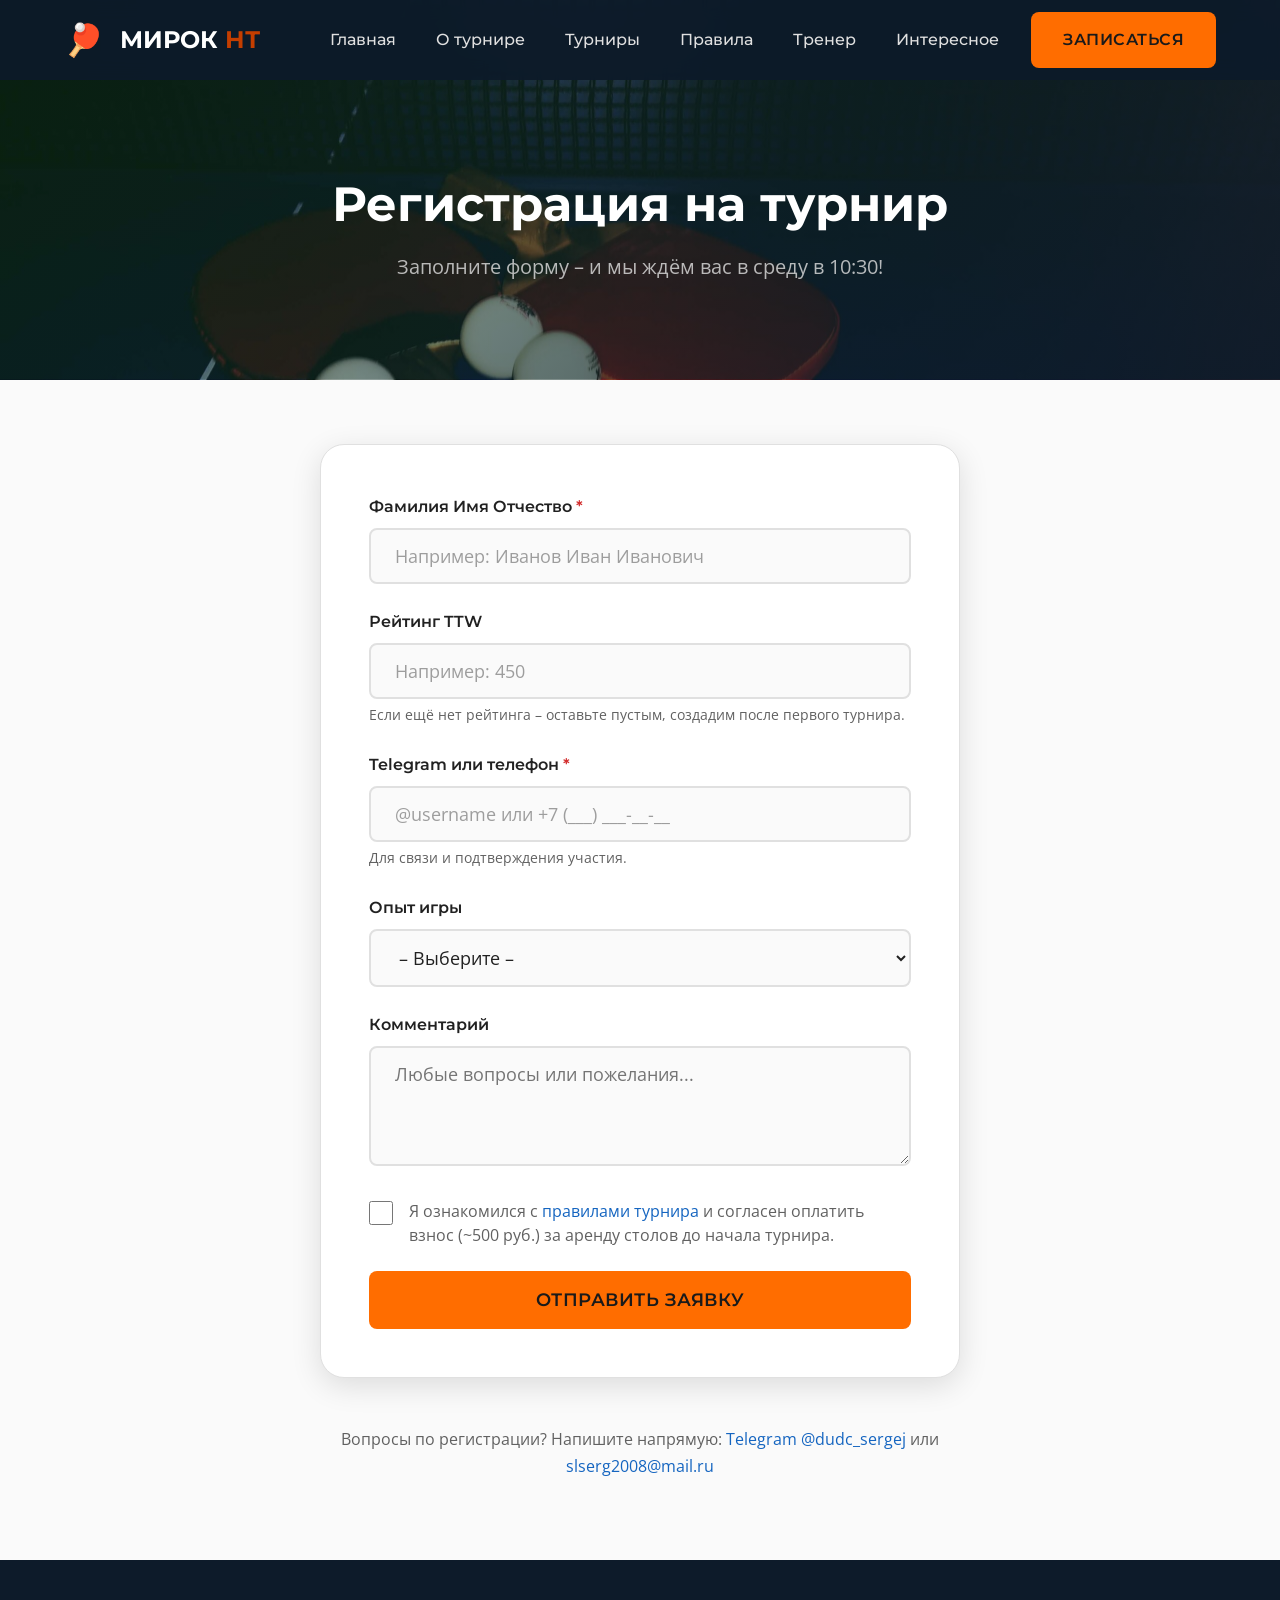
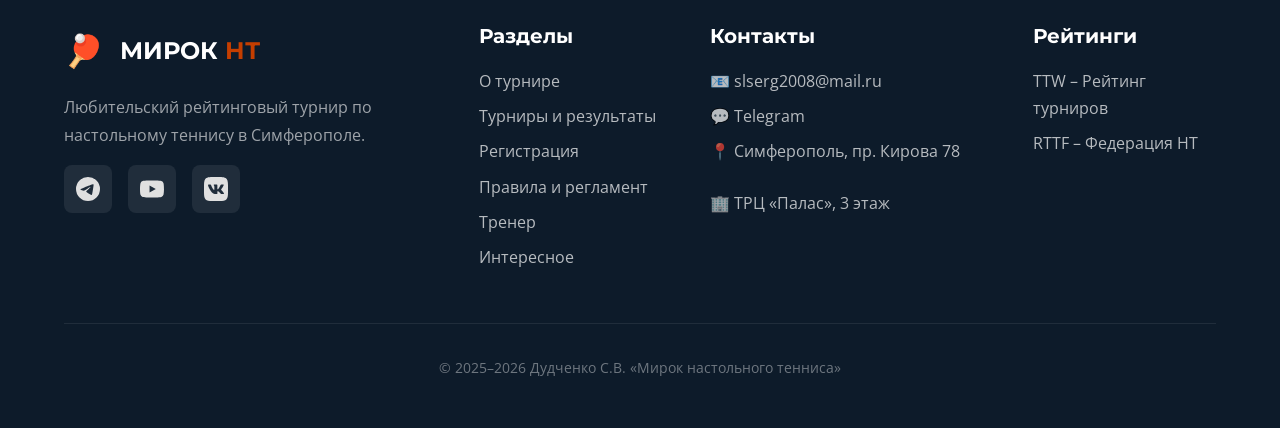
<file: register.html>
<!doctype html>
<html lang="ru">
    <head>
        <meta charset="UTF-8" />
        <meta name="viewport" content="width=device-width, initial-scale=1.0" />
        <meta
            name="description"
            content="Регистрация на турнир «Мирок настольного тенниса» – заполните форму и приходите играть каждую среду."
        />
        <title>Регистрация – Мирок настольного тенниса</title>

        <link
            rel="canonical"
            href="https://bigcyberboss.github.io/dudchenko/register.html"
        />
        <link rel="icon" href="favicon.svg" type="image/svg+xml" />
        <meta property="og:type" content="website" />
        <meta
            property="og:url"
            content="https://bigcyberboss.github.io/dudchenko/register.html"
        />
        <meta
            property="og:title"
            content="Регистрация – Мирок настольного тенниса"
        />
        <meta
            property="og:description"
            content="Регистрация на турнир «Мирок настольного тенниса» – заполните форму и приходите играть каждую среду."
        />
        <meta
            property="og:image"
            content="https://bigcyberboss.github.io/dudchenko/images/hero/page-hero-bg.jpg"
        />
        <meta property="og:locale" content="ru_RU" />
        <meta property="og:site_name" content="Мирок настольного тенниса" />

        <link rel="preconnect" href="https://fonts.googleapis.com" />
        <link rel="preconnect" href="https://fonts.gstatic.com" crossorigin />
        <link
            href="https://fonts.googleapis.com/css2?family=Montserrat:wght@500;600;700;800&family=Open+Sans:wght@400;500;600&display=swap"
            rel="stylesheet"
        />
        <link rel="stylesheet" href="css/styles.css" />
    </head>
    <body>
        <a href="#main" class="skip-link">Перейти к содержимому</a>
        <!-- HEADER -->
        <header class="header" id="header">
            <div class="container header__inner">
                <a
                    href="index.html"
                    class="header__logo"
                    aria-label="На главную"
                >
                    <span class="header__logo-icon">&#127955;</span>
                    <span class="header__logo-text">МИРОК <span>НТ</span></span>
                </a>
                <nav class="nav" aria-label="Основная навигация">
                    <ul class="nav__list">
                        <li>
                            <a href="index.html" class="nav__link">Главная</a>
                        </li>
                        <li>
                            <a href="about.html" class="nav__link">О турнире</a>
                        </li>
                        <li>
                            <a href="tournaments.html" class="nav__link"
                                >Турниры</a
                            >
                        </li>
                        <li>
                            <a href="rules.html" class="nav__link">Правила</a>
                        </li>
                        <li>
                            <a href="coach.html" class="nav__link">Тренер</a>
                        </li>
                        <li>
                            <a href="fun.html" class="nav__link">Интересное</a>
                        </li>
                        <li class="nav__cta">
                            <a href="register.html" class="btn btn--primary"
                                >Записаться</a
                            >
                        </li>
                    </ul>
                </nav>
                <button
                    class="burger"
                    id="burger"
                    aria-label="Открыть меню"
                    aria-expanded="false"
                >
                    <span class="burger__line"></span>
                    <span class="burger__line"></span>
                    <span class="burger__line"></span>
                </button>
            </div>
        </header>

        <nav
            class="mobile-menu"
            id="mobileMenu"
            aria-label="Мобильная навигация"
        >
            <a href="index.html" class="nav__link">Главная</a>
            <a href="about.html" class="nav__link">О турнире</a>
            <a href="tournaments.html" class="nav__link">Турниры</a>
            <a href="rules.html" class="nav__link">Правила</a>
            <a href="coach.html" class="nav__link">Тренер</a>
            <a href="fun.html" class="nav__link">Интересное</a>
            <a href="register.html" class="btn btn--primary btn--lg"
                >Записаться на турнир</a
            >
        </nav>

        <!-- PAGE HERO -->
        <section class="page-hero" id="main">
            <div class="container page-hero__content">
                <h1 class="page-hero__title">Регистрация на турнир</h1>
                <p class="page-hero__subtitle">
                    Заполните форму – и мы ждём вас в среду в 10:30!
                </p>
            </div>
        </section>

        <!-- ФОРМА РЕГИСТРАЦИИ -->
        <section class="section register-section">
            <div class="container">
                <div class="register-form-wrapper">
                    <!-- Форма -->
                    <form
                        id="registerForm"
                        action="https://formsubmit.co/slserg2008@mail.ru"
                        method="POST"
                        novalidate
                    >
                        <!-- Formsubmit.co: настройки -->
                        <input
                            type="hidden"
                            name="_subject"
                            value="Новая заявка на турнир «Мирок НТ»"
                        />
                        <input type="hidden" name="_template" value="table" />
                        <input type="hidden" name="_captcha" value="false" />
                        <input
                            type="text"
                            name="_honey"
                            style="display: none"
                            tabindex="-1"
                            autocomplete="off"
                        />
                        <div class="form-group">
                            <label for="fullname" class="form-label">
                                Фамилия Имя Отчество
                                <span class="form-label__required">*</span>
                            </label>
                            <input
                                type="text"
                                id="fullname"
                                name="fullname"
                                class="form-input"
                                placeholder="Например: Иванов Иван Иванович"
                                required
                            />
                        </div>

                        <div class="form-group">
                            <label for="ttw-rating" class="form-label">
                                Рейтинг TTW
                            </label>
                            <input
                                type="number"
                                id="ttw-rating"
                                name="ttw_rating"
                                class="form-input"
                                placeholder="Например: 450"
                                min="0"
                                max="3000"
                            />
                            <p class="form-hint">
                                Если ещё нет рейтинга – оставьте пустым,
                                создадим после первого турнира.
                            </p>
                        </div>

                        <div class="form-group">
                            <label for="contact" class="form-label">
                                Telegram или телефон
                                <span class="form-label__required">*</span>
                            </label>
                            <input
                                type="text"
                                id="contact"
                                name="contact"
                                class="form-input"
                                placeholder="@username или +7 (___) ___-__-__"
                                required
                            />
                            <p class="form-hint">
                                Для связи и подтверждения участия.
                            </p>
                        </div>

                        <div class="form-group">
                            <label for="experience" class="form-label">
                                Опыт игры
                            </label>
                            <select
                                id="experience"
                                name="experience"
                                class="form-select"
                            >
                                <option value="">– Выберите –</option>
                                <option value="beginner">
                                    Начинающий (до 1 года)
                                </option>
                                <option value="amateur">
                                    Любитель (1-3 года)
                                </option>
                                <option value="experienced">
                                    Опытный (3+ лет)
                                </option>
                                <option value="pro">Спортсмен (разряд)</option>
                            </select>
                        </div>

                        <div class="form-group">
                            <label for="comment" class="form-label"
                                >Комментарий</label
                            >
                            <textarea
                                id="comment"
                                name="comment"
                                class="form-textarea"
                                placeholder="Любые вопросы или пожелания..."
                            ></textarea>
                        </div>

                        <div class="form-group">
                            <label class="form-checkbox">
                                <input
                                    type="checkbox"
                                    id="agree"
                                    name="agree"
                                    required
                                />
                                <span class="form-checkbox__text">
                                    Я ознакомился с
                                    <a href="rules.html" target="_blank"
                                        >правилами турнира</a
                                    >
                                    и согласен оплатить взнос (~500 руб.) за
                                    аренду столов до начала турнира.
                                </span>
                            </label>
                        </div>

                        <button
                            type="submit"
                            class="btn btn--primary btn--lg w-full"
                        >
                            Отправить заявку
                        </button>
                    </form>

                    <!-- Успешная отправка -->
                    <div class="form-success" id="formSuccess">
                        <div class="form-success__icon">&#9989;</div>
                        <h3 class="form-success__title">Заявка отправлена!</h3>
                        <p class="form-success__text">
                            Мы свяжемся с вами в Telegram для подтверждения
                            участия. Ждём вас в среду в 10:30 в ТРЦ «Палас», 3
                            этаж!
                        </p>
                        <a href="index.html" class="btn btn--outline mt-lg"
                            >На главную</a
                        >
                    </div>
                </div>

                <!-- Инфо-блок -->
                <div class="info-block">
                    <p class="text-secondary text-sm">
                        Вопросы по регистрации? Напишите напрямую:
                        <a
                            href="https://t.me/dudc_sergej"
                            target="_blank"
                            rel="noopener"
                            >Telegram @dudc_sergej</a
                        >
                        или
                        <a href="mailto:slserg2008@mail.ru"
                            >slserg2008@mail.ru</a
                        >
                    </p>
                </div>
            </div>
        </section>

        <!-- FOOTER -->
        <footer class="footer">
            <div class="container">
                <div class="footer__grid">
                    <div>
                        <div class="header__logo mb-sm">
                            <span class="header__logo-icon">&#127955;</span>
                            <span class="header__logo-text"
                                >МИРОК <span>НТ</span></span
                            >
                        </div>
                        <p class="footer__text">
                            Любительский рейтинговый турнир по настольному
                            теннису в Симферополе.
                        </p>
                        <div class="footer__socials">
                            <a
                                href="https://t.me/dudc_sergej"
                                class="footer__social"
                                aria-label="Telegram"
                                target="_blank"
                                rel="noopener"
                            >
                                <svg
                                    width="24"
                                    height="24"
                                    viewBox="0 0 24 24"
                                    fill="currentColor"
                                >
                                    <path
                                        d="M11.944 0A12 12 0 0 0 0 12a12 12 0 0 0 12 12 12 12 0 0 0 12-12A12 12 0 0 0 12 0a12 12 0 0 0-.056 0zm4.962 7.224c.1-.002.321.023.465.14a.506.506 0 0 1 .171.325c.016.093.036.306.02.472-.18 1.898-.962 6.502-1.36 8.627-.168.9-.499 1.201-.82 1.23-.696.065-1.225-.46-1.9-.902-1.056-.693-1.653-1.124-2.678-1.8-1.185-.78-.417-1.21.258-1.91.177-.184 3.247-2.977 3.307-3.23.007-.032.014-.15-.056-.212s-.174-.041-.249-.024c-.106.024-1.793 1.14-5.061 3.345-.48.33-.913.49-1.302.48-.428-.008-1.252-.241-1.865-.44-.752-.245-1.349-.374-1.297-.789.027-.216.325-.437.893-.663 3.498-1.524 5.83-2.529 6.998-3.014 3.332-1.386 4.025-1.627 4.476-1.635z"
                                    />
                                </svg>
                            </a>
                            <a
                                href="https://www.youtube.com/channel/UCORoGaBUjJBkOFyATqjixNA"
                                class="footer__social"
                                aria-label="YouTube"
                                target="_blank"
                                rel="noopener"
                            >
                                <svg
                                    width="24"
                                    height="24"
                                    viewBox="0 0 24 24"
                                    fill="currentColor"
                                >
                                    <path
                                        d="M23.498 6.186a3.016 3.016 0 0 0-2.122-2.136C19.505 3.545 12 3.545 12 3.545s-7.505 0-9.377.505A3.017 3.017 0 0 0 .502 6.186C0 8.07 0 12 0 12s0 3.93.502 5.814a3.016 3.016 0 0 0 2.122 2.136c1.871.505 9.376.505 9.376.505s7.505 0 9.377-.505a3.015 3.015 0 0 0 2.122-2.136C24 15.93 24 12 24 12s0-3.93-.502-5.814zM9.545 15.568V8.432L15.818 12l-6.273 3.568z"
                                    />
                                </svg>
                            </a>
                            <a
                                href="https://vk.com/sergei_dudchenko"
                                class="footer__social"
                                aria-label="ВКонтакте"
                                target="_blank"
                                rel="noopener"
                            >
                                <svg
                                    width="24"
                                    height="24"
                                    viewBox="0 0 24 24"
                                    fill="currentColor"
                                >
                                    <path
                                        d="M15.684 0H8.316C1.592 0 0 1.592 0 8.316v7.368C0 22.408 1.592 24 8.316 24h7.368C22.408 24 24 22.408 24 15.684V8.316C24 1.592 22.391 0 15.684 0zm3.692 17.123h-1.744c-.66 0-.862-.525-2.049-1.714-1.033-1.01-1.49-1.135-1.744-1.135-.356 0-.458.102-.458.593v1.575c0 .424-.135.678-1.253.678-1.846 0-3.896-1.12-5.339-3.202-2.17-3.048-2.763-5.339-2.763-5.805 0-.254.102-.491.593-.491h1.744c.44 0 .61.203.78.678.864 2.49 2.303 4.675 2.896 4.675.22 0 .322-.102.322-.66V9.721c-.068-1.186-.695-1.287-.695-1.71 0-.203.17-.407.44-.407h2.744c.373 0 .508.203.508.643v3.473c0 .372.17.508.271.508.22 0 .407-.136.813-.542 1.254-1.406 2.151-3.574 2.151-3.574.119-.254.322-.491.763-.491h1.744c.525 0 .644.27.525.643-.22 1.017-2.354 4.031-2.354 4.031-.186.305-.254.44 0 .78.186.254.796.779 1.203 1.253.745.847 1.32 1.558 1.473 2.049.17.49-.085.744-.576.744z"
                                    />
                                </svg>
                            </a>
                        </div>
                    </div>
                    <div>
                        <h4 class="footer__title">Разделы</h4>
                        <a href="about.html" class="footer__link">О турнире</a>
                        <a href="tournaments.html" class="footer__link"
                            >Турниры и результаты</a
                        >
                        <a href="register.html" class="footer__link"
                            >Регистрация</a
                        >
                        <a href="rules.html" class="footer__link"
                            >Правила и регламент</a
                        >
                        <a href="coach.html" class="footer__link">Тренер</a>
                        <a href="fun.html" class="footer__link">Интересное</a>
                    </div>
                    <div>
                        <h4 class="footer__title">Контакты</h4>
                        <a href="mailto:slserg2008@mail.ru" class="footer__link"
                            >&#128231; slserg2008@mail.ru</a
                        >
                        <a
                            href="https://t.me/dudc_sergej"
                            class="footer__link"
                            target="_blank"
                            rel="noopener"
                            >&#128172; Telegram</a
                        >
                        <p class="footer__link cursor-default">
                            &#128205; Симферополь, пр. Кирова 78
                        </p>
                        <p class="footer__link cursor-default">
                            &#127970; ТРЦ «Палас», 3 этаж
                        </p>
                    </div>
                    <div>
                        <h4 class="footer__title">Рейтинги</h4>
                        <a
                            href="https://r.ttw.ru/tournaments/"
                            class="footer__link"
                            target="_blank"
                            rel="noopener"
                            >TTW – Рейтинг турниров</a
                        >
                        <a
                            href="https://rttf.ru/tournaments/?halls[]=726"
                            class="footer__link"
                            target="_blank"
                            rel="noopener"
                            >RTTF – Федерация НТ</a
                        >
                    </div>
                </div>
                <div class="footer__bottom">
                    <p>
                        &copy; 2025&ndash;2026 Дудченко С.В. «Мирок настольного
                        тенниса»
                    </p>
                </div>
            </div>
        </footer>

        <script src="js/main.js" defer></script>
    </body>
</html>
</file>
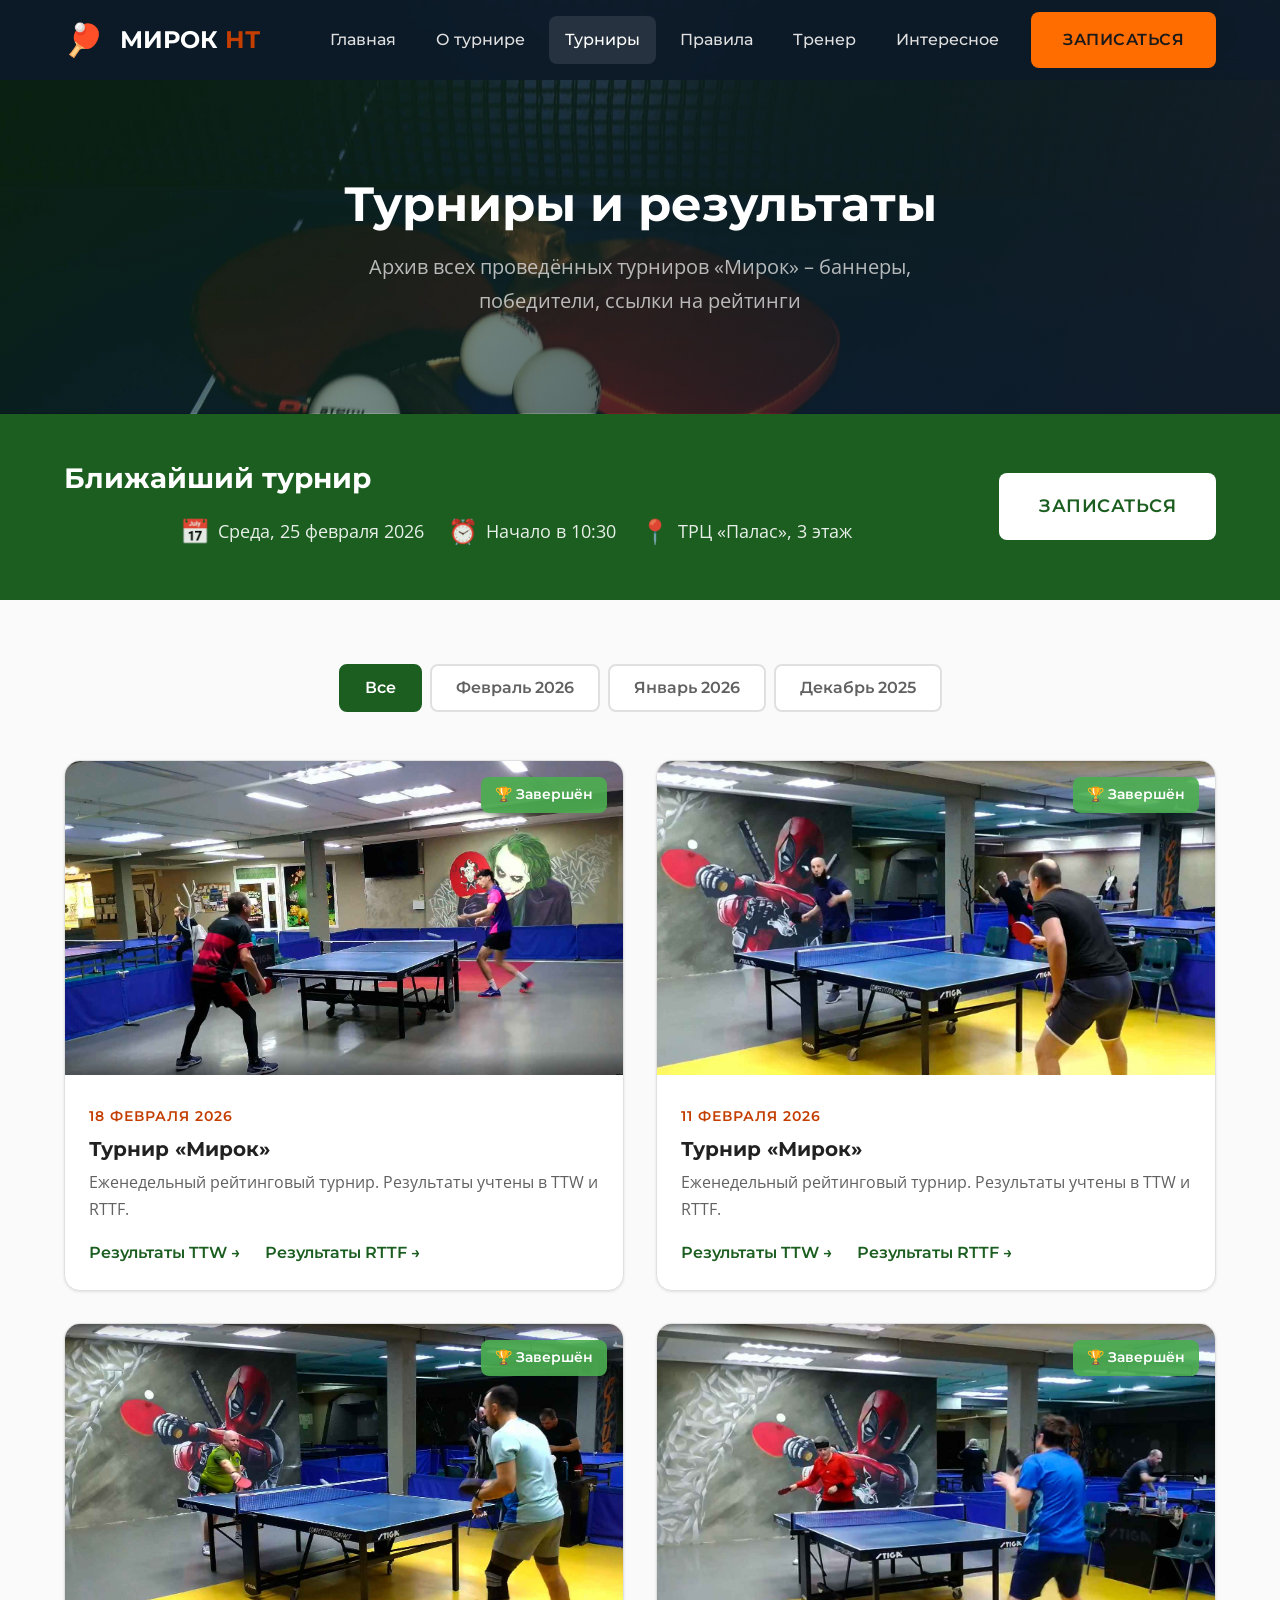
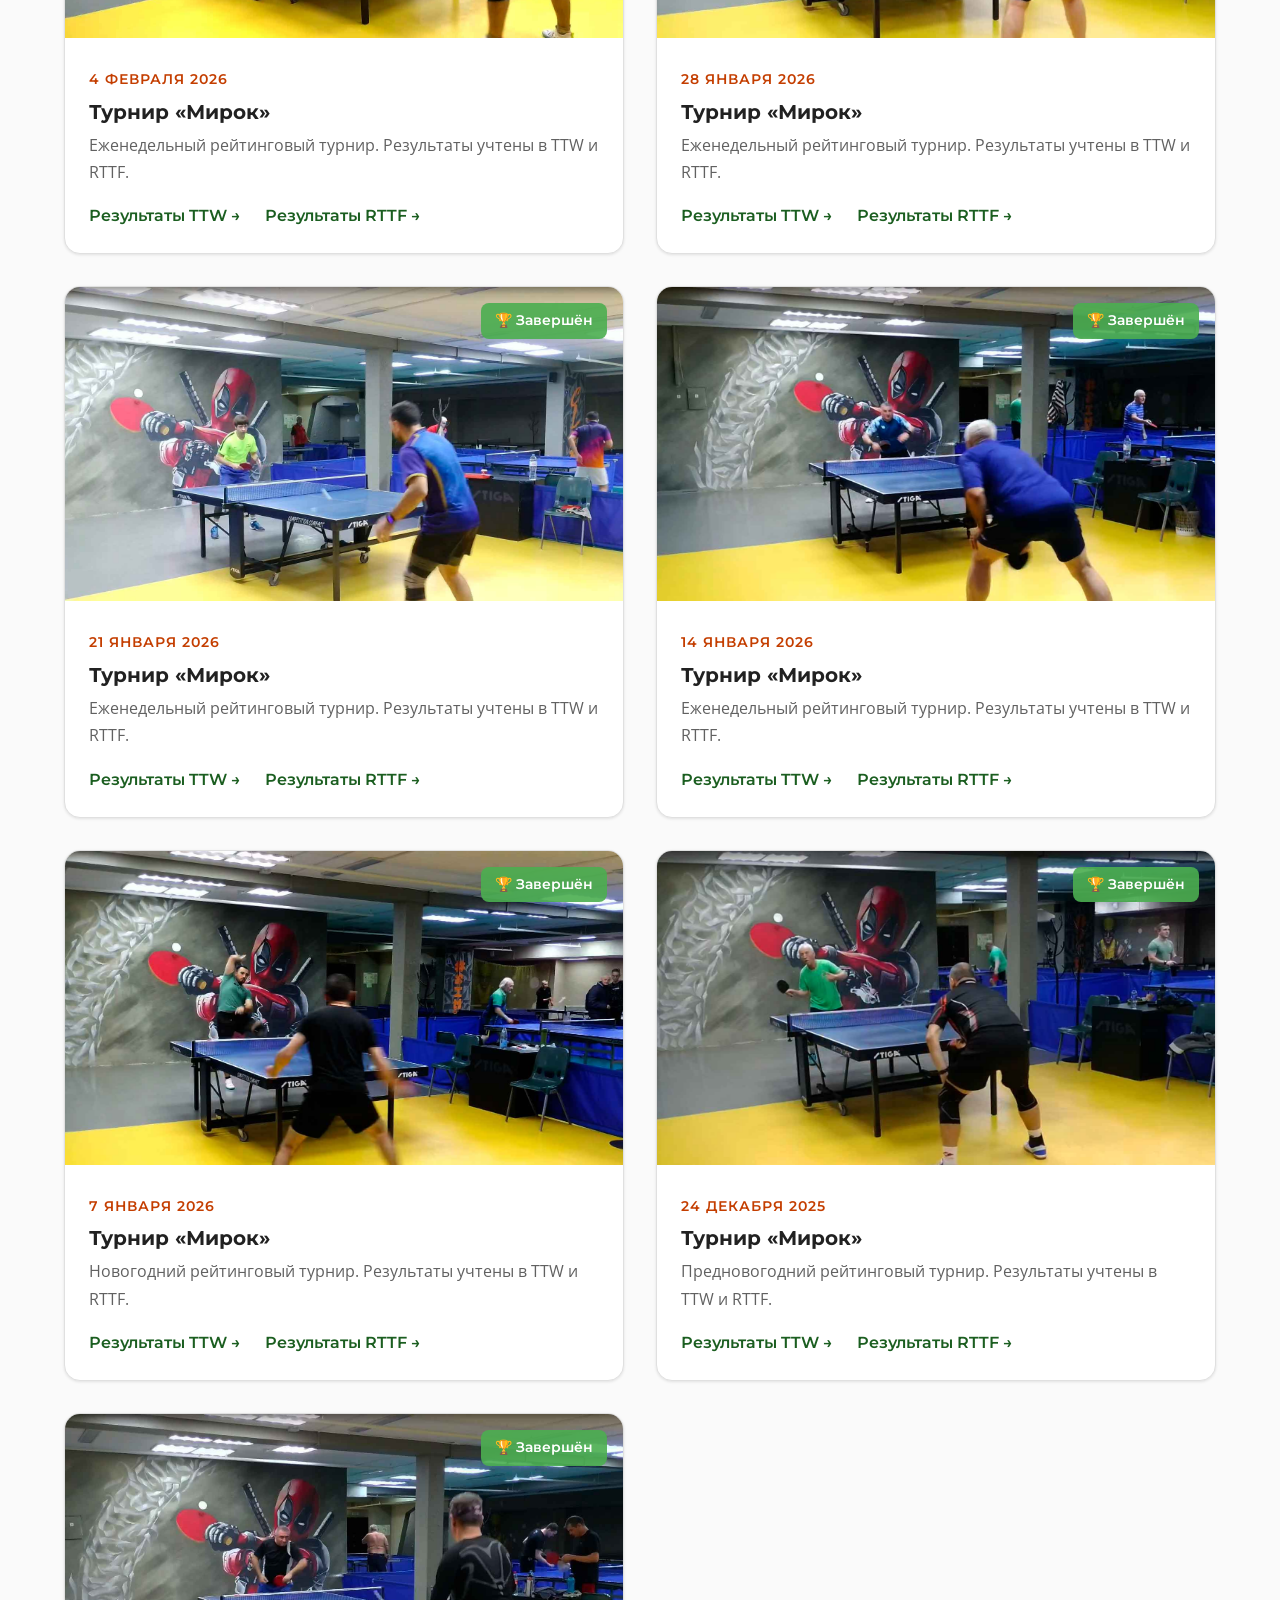
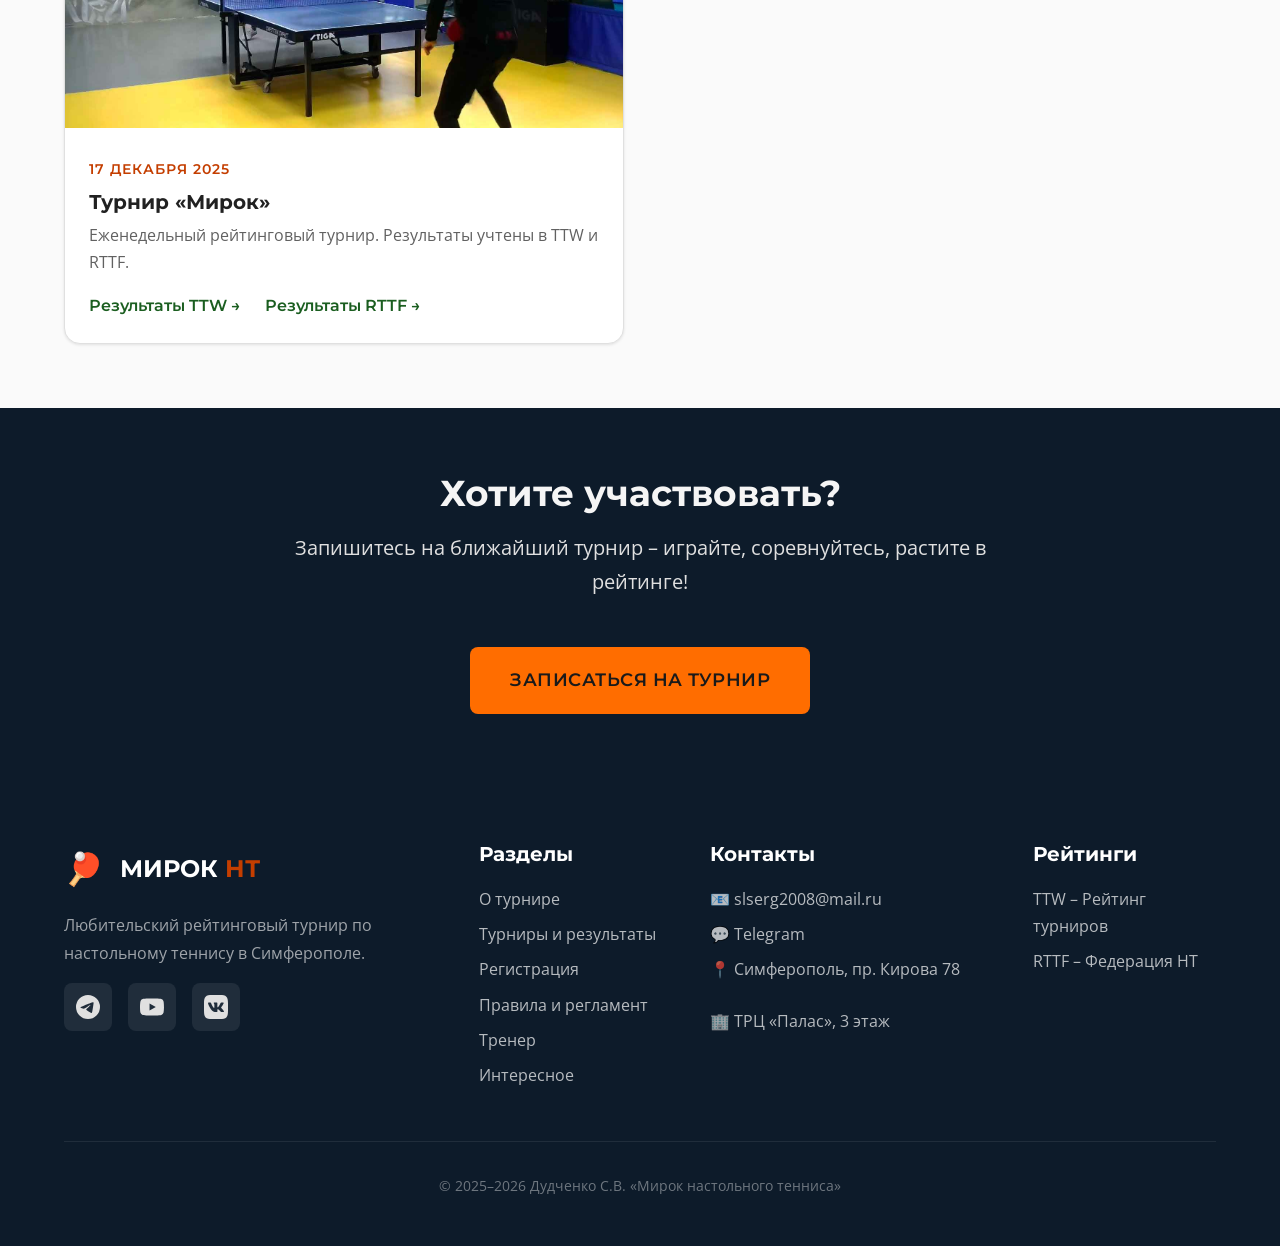
<file: tournaments.html>
<!doctype html>
<html lang="ru">
    <head>
        <meta charset="UTF-8" />
        <meta name="viewport" content="width=device-width, initial-scale=1.0" />
        <meta
            name="description"
            content="Результаты турниров «Мирок настольного тенниса» – архив, победители, баннеры, ссылки на TTW и RTTF."
        />
        <title>Турниры и результаты – Мирок настольного тенниса</title>

        <link
            rel="canonical"
            href="https://bigcyberboss.github.io/dudchenko/tournaments.html"
        />
        <link rel="icon" href="favicon.svg" type="image/svg+xml" />
        <meta property="og:type" content="website" />
        <meta
            property="og:url"
            content="https://bigcyberboss.github.io/dudchenko/tournaments.html"
        />
        <meta
            property="og:title"
            content="Турниры и результаты – Мирок настольного тенниса"
        />
        <meta
            property="og:description"
            content="Результаты турниров «Мирок настольного тенниса» – архив, победители, баннеры, ссылки на TTW и RTTF."
        />
        <meta
            property="og:image"
            content="https://bigcyberboss.github.io/dudchenko/images/hero/page-hero-bg.jpg"
        />
        <meta property="og:locale" content="ru_RU" />
        <meta property="og:site_name" content="Мирок настольного тенниса" />

        <link rel="preconnect" href="https://fonts.googleapis.com" />
        <link rel="preconnect" href="https://fonts.gstatic.com" crossorigin />
        <link
            href="https://fonts.googleapis.com/css2?family=Montserrat:wght@500;600;700;800&family=Open+Sans:wght@400;500;600&display=swap"
            rel="stylesheet"
        />
        <link rel="stylesheet" href="css/styles.css" />
    </head>
    <body>
        <a href="#main" class="skip-link">Перейти к содержимому</a>
        <!-- HEADER -->
        <header class="header" id="header">
            <div class="container header__inner">
                <a
                    href="index.html"
                    class="header__logo"
                    aria-label="На главную"
                >
                    <span class="header__logo-icon">&#127955;</span>
                    <span class="header__logo-text">МИРОК <span>НТ</span></span>
                </a>
                <nav class="nav" aria-label="Основная навигация">
                    <ul class="nav__list">
                        <li>
                            <a href="index.html" class="nav__link">Главная</a>
                        </li>
                        <li>
                            <a href="about.html" class="nav__link">О турнире</a>
                        </li>
                        <li>
                            <a
                                href="tournaments.html"
                                class="nav__link nav__link--active"
                                >Турниры</a
                            >
                        </li>
                        <li>
                            <a href="rules.html" class="nav__link">Правила</a>
                        </li>
                        <li>
                            <a href="coach.html" class="nav__link">Тренер</a>
                        </li>
                        <li>
                            <a href="fun.html" class="nav__link">Интересное</a>
                        </li>
                        <li class="nav__cta">
                            <a href="register.html" class="btn btn--primary"
                                >Записаться</a
                            >
                        </li>
                    </ul>
                </nav>
                <button
                    class="burger"
                    id="burger"
                    aria-label="Открыть меню"
                    aria-expanded="false"
                >
                    <span class="burger__line"></span>
                    <span class="burger__line"></span>
                    <span class="burger__line"></span>
                </button>
            </div>
        </header>

        <nav
            class="mobile-menu"
            id="mobileMenu"
            aria-label="Мобильная навигация"
        >
            <a href="index.html" class="nav__link">Главная</a>
            <a href="about.html" class="nav__link">О турнире</a>
            <a href="tournaments.html" class="nav__link nav__link--active"
                >Турниры</a
            >
            <a href="rules.html" class="nav__link">Правила</a>
            <a href="coach.html" class="nav__link">Тренер</a>
            <a href="fun.html" class="nav__link">Интересное</a>
            <a href="register.html" class="btn btn--primary btn--lg"
                >Записаться на турнир</a
            >
        </nav>

        <!-- PAGE HERO -->
        <section class="page-hero" id="main">
            <div class="container page-hero__content">
                <h1 class="page-hero__title">Турниры и результаты</h1>
                <p class="page-hero__subtitle">
                    Архив всех проведённых турниров «Мирок» – баннеры,
                    победители, ссылки на рейтинги
                </p>
            </div>
        </section>

        <!-- БЛИЖАЙШИЙ ТУРНИР -->
        <section class="next-tournament">
            <div class="container next-tournament__inner">
                <div class="next-tournament__info">
                    <h2>Ближайший турнир</h2>
                    <div class="next-tournament__details">
                        <div class="next-tournament__detail">
                            <span class="next-tournament__detail-icon"
                                >&#128197;</span
                            >
                            <span>Среда, 25 февраля 2026</span>
                        </div>
                        <div class="next-tournament__detail">
                            <span class="next-tournament__detail-icon"
                                >&#9200;</span
                            >
                            <span>Начало в 10:30</span>
                        </div>
                        <div class="next-tournament__detail">
                            <span class="next-tournament__detail-icon"
                                >&#128205;</span
                            >
                            <span>ТРЦ «Палас», 3 этаж</span>
                        </div>
                    </div>
                </div>
                <a href="register.html" class="btn btn--white btn--lg"
                    >Записаться</a
                >
            </div>
        </section>

        <!-- ФИЛЬТР -->
        <section class="section">
            <div class="container">
                <div class="tournament-filter">
                    <button
                        class="filter-btn filter-btn--active"
                        data-filter="all"
                    >
                        Все
                    </button>
                    <button class="filter-btn" data-filter="2026-02">
                        Февраль 2026
                    </button>
                    <button class="filter-btn" data-filter="2026-01">
                        Январь 2026
                    </button>
                    <button class="filter-btn" data-filter="2025-12">
                        Декабрь 2025
                    </button>
                </div>

                <!-- АРХИВ ТУРНИРОВ -->
                <div class="tournament-archive">
                    <!-- Февраль 2026 -->
                    <article
                        class="archive-card animate-on-scroll"
                        data-month="2026-02"
                    >
                        <div class="archive-card__image">
                            <img
                                src="images/tournaments/mirok_18_02_2026_1.jpg"
                                alt="Турнир Мирок 18 февраля 2026"
                                width="1920"
                                height="949"
                                loading="lazy"
                            />
                            <span class="archive-card__badge"
                                >&#127942; Завершён</span
                            >
                        </div>
                        <div class="archive-card__body">
                            <span class="archive-card__date"
                                >18 февраля 2026</span
                            >
                            <h3 class="archive-card__title">Турнир «Мирок»</h3>
                            <p class="archive-card__text">
                                Еженедельный рейтинговый турнир. Результаты
                                учтены в TTW и RTTF.
                            </p>
                            <div class="archive-card__links">
                                <a
                                    href="https://r.ttw.ru/tournaments/"
                                    target="_blank"
                                    rel="noopener"
                                    class="archive-card__link"
                                    >Результаты TTW &#8594;</a
                                >
                                <a
                                    href="https://rttf.ru/tournaments/?halls[]=726"
                                    target="_blank"
                                    rel="noopener"
                                    class="archive-card__link"
                                    >Результаты RTTF &#8594;</a
                                >
                            </div>
                        </div>
                    </article>

                    <article
                        class="archive-card animate-on-scroll"
                        data-month="2026-02"
                    >
                        <div class="archive-card__image">
                            <img
                                src="images/tournaments/mirok_11_02_2026_1.jpg"
                                alt="Турнир Мирок 11 февраля 2026"
                                width="1920"
                                height="838"
                                loading="lazy"
                            />
                            <span class="archive-card__badge"
                                >&#127942; Завершён</span
                            >
                        </div>
                        <div class="archive-card__body">
                            <span class="archive-card__date"
                                >11 февраля 2026</span
                            >
                            <h3 class="archive-card__title">Турнир «Мирок»</h3>
                            <p class="archive-card__text">
                                Еженедельный рейтинговый турнир. Результаты
                                учтены в TTW и RTTF.
                            </p>
                            <div class="archive-card__links">
                                <a
                                    href="https://r.ttw.ru/tournaments/"
                                    target="_blank"
                                    rel="noopener"
                                    class="archive-card__link"
                                    >Результаты TTW &#8594;</a
                                >
                                <a
                                    href="https://rttf.ru/tournaments/?halls[]=726"
                                    target="_blank"
                                    rel="noopener"
                                    class="archive-card__link"
                                    >Результаты RTTF &#8594;</a
                                >
                            </div>
                        </div>
                    </article>

                    <article
                        class="archive-card animate-on-scroll"
                        data-month="2026-02"
                    >
                        <div class="archive-card__image">
                            <img
                                src="images/tournaments/mirok_04_02_2026_1.jpg"
                                alt="Турнир Мирок 4 февраля 2026"
                                width="1920"
                                height="881"
                                loading="lazy"
                            />
                            <span class="archive-card__badge"
                                >&#127942; Завершён</span
                            >
                        </div>
                        <div class="archive-card__body">
                            <span class="archive-card__date"
                                >4 февраля 2026</span
                            >
                            <h3 class="archive-card__title">Турнир «Мирок»</h3>
                            <p class="archive-card__text">
                                Еженедельный рейтинговый турнир. Результаты
                                учтены в TTW и RTTF.
                            </p>
                            <div class="archive-card__links">
                                <a
                                    href="https://r.ttw.ru/tournaments/"
                                    target="_blank"
                                    rel="noopener"
                                    class="archive-card__link"
                                    >Результаты TTW &#8594;</a
                                >
                                <a
                                    href="https://rttf.ru/tournaments/?halls[]=726"
                                    target="_blank"
                                    rel="noopener"
                                    class="archive-card__link"
                                    >Результаты RTTF &#8594;</a
                                >
                            </div>
                        </div>
                    </article>

                    <!-- Январь 2026 -->
                    <article
                        class="archive-card animate-on-scroll"
                        data-month="2026-01"
                    >
                        <div class="archive-card__image">
                            <img
                                src="images/tournaments/mirok_28_01_2026_1.jpg"
                                alt="Турнир Мирок 28 января 2026"
                                width="1920"
                                height="811"
                                loading="lazy"
                            />
                            <span class="archive-card__badge"
                                >&#127942; Завершён</span
                            >
                        </div>
                        <div class="archive-card__body">
                            <span class="archive-card__date"
                                >28 января 2026</span
                            >
                            <h3 class="archive-card__title">Турнир «Мирок»</h3>
                            <p class="archive-card__text">
                                Еженедельный рейтинговый турнир. Результаты
                                учтены в TTW и RTTF.
                            </p>
                            <div class="archive-card__links">
                                <a
                                    href="https://r.ttw.ru/tournaments/"
                                    target="_blank"
                                    rel="noopener"
                                    class="archive-card__link"
                                    >Результаты TTW &#8594;</a
                                >
                                <a
                                    href="https://rttf.ru/tournaments/?halls[]=726"
                                    target="_blank"
                                    rel="noopener"
                                    class="archive-card__link"
                                    >Результаты RTTF &#8594;</a
                                >
                            </div>
                        </div>
                    </article>

                    <article
                        class="archive-card animate-on-scroll"
                        data-month="2026-01"
                    >
                        <div class="archive-card__image">
                            <img
                                src="images/tournaments/mirok_21_01_2026_1.jpg"
                                alt="Турнир Мирок 21 января 2026"
                                width="1920"
                                height="892"
                                loading="lazy"
                            />
                            <span class="archive-card__badge"
                                >&#127942; Завершён</span
                            >
                        </div>
                        <div class="archive-card__body">
                            <span class="archive-card__date"
                                >21 января 2026</span
                            >
                            <h3 class="archive-card__title">Турнир «Мирок»</h3>
                            <p class="archive-card__text">
                                Еженедельный рейтинговый турнир. Результаты
                                учтены в TTW и RTTF.
                            </p>
                            <div class="archive-card__links">
                                <a
                                    href="https://r.ttw.ru/tournaments/"
                                    target="_blank"
                                    rel="noopener"
                                    class="archive-card__link"
                                    >Результаты TTW &#8594;</a
                                >
                                <a
                                    href="https://rttf.ru/tournaments/?halls[]=726"
                                    target="_blank"
                                    rel="noopener"
                                    class="archive-card__link"
                                    >Результаты RTTF &#8594;</a
                                >
                            </div>
                        </div>
                    </article>

                    <article
                        class="archive-card animate-on-scroll"
                        data-month="2026-01"
                    >
                        <div class="archive-card__image">
                            <img
                                src="images/tournaments/mirok_14_01_2026_1.jpg"
                                alt="Турнир Мирок 14 января 2026"
                                width="1920"
                                height="879"
                                loading="lazy"
                            />
                            <span class="archive-card__badge"
                                >&#127942; Завершён</span
                            >
                        </div>
                        <div class="archive-card__body">
                            <span class="archive-card__date"
                                >14 января 2026</span
                            >
                            <h3 class="archive-card__title">Турнир «Мирок»</h3>
                            <p class="archive-card__text">
                                Еженедельный рейтинговый турнир. Результаты
                                учтены в TTW и RTTF.
                            </p>
                            <div class="archive-card__links">
                                <a
                                    href="https://r.ttw.ru/tournaments/"
                                    target="_blank"
                                    rel="noopener"
                                    class="archive-card__link"
                                    >Результаты TTW &#8594;</a
                                >
                                <a
                                    href="https://rttf.ru/tournaments/?halls[]=726"
                                    target="_blank"
                                    rel="noopener"
                                    class="archive-card__link"
                                    >Результаты RTTF &#8594;</a
                                >
                            </div>
                        </div>
                    </article>

                    <article
                        class="archive-card animate-on-scroll"
                        data-month="2026-01"
                    >
                        <div class="archive-card__image">
                            <img
                                src="images/tournaments/mirok_07_01_2026_1.jpg"
                                alt="Турнир Мирок 7 января 2026"
                                width="1920"
                                height="843"
                                loading="lazy"
                            />
                            <span class="archive-card__badge"
                                >&#127942; Завершён</span
                            >
                        </div>
                        <div class="archive-card__body">
                            <span class="archive-card__date"
                                >7 января 2026</span
                            >
                            <h3 class="archive-card__title">Турнир «Мирок»</h3>
                            <p class="archive-card__text">
                                Новогодний рейтинговый турнир. Результаты учтены
                                в TTW и RTTF.
                            </p>
                            <div class="archive-card__links">
                                <a
                                    href="https://r.ttw.ru/tournaments/"
                                    target="_blank"
                                    rel="noopener"
                                    class="archive-card__link"
                                    >Результаты TTW &#8594;</a
                                >
                                <a
                                    href="https://rttf.ru/tournaments/?halls[]=726"
                                    target="_blank"
                                    rel="noopener"
                                    class="archive-card__link"
                                    >Результаты RTTF &#8594;</a
                                >
                            </div>
                        </div>
                    </article>

                    <!-- Декабрь 2025 -->
                    <article
                        class="archive-card animate-on-scroll"
                        data-month="2025-12"
                    >
                        <div class="archive-card__image">
                            <img
                                src="images/tournaments/mirok_24_12_2025_1.jpg"
                                alt="Турнир Мирок 24 декабря 2025"
                                width="1920"
                                height="804"
                                loading="lazy"
                            />
                            <span class="archive-card__badge"
                                >&#127942; Завершён</span
                            >
                        </div>
                        <div class="archive-card__body">
                            <span class="archive-card__date"
                                >24 декабря 2025</span
                            >
                            <h3 class="archive-card__title">Турнир «Мирок»</h3>
                            <p class="archive-card__text">
                                Предновогодний рейтинговый турнир. Результаты
                                учтены в TTW и RTTF.
                            </p>
                            <div class="archive-card__links">
                                <a
                                    href="https://r.ttw.ru/tournaments/"
                                    target="_blank"
                                    rel="noopener"
                                    class="archive-card__link"
                                    >Результаты TTW &#8594;</a
                                >
                                <a
                                    href="https://rttf.ru/tournaments/?halls[]=726"
                                    target="_blank"
                                    rel="noopener"
                                    class="archive-card__link"
                                    >Результаты RTTF &#8594;</a
                                >
                            </div>
                        </div>
                    </article>

                    <article
                        class="archive-card animate-on-scroll"
                        data-month="2025-12"
                    >
                        <div class="archive-card__image">
                            <img
                                src="images/tournaments/mirok_17_12_2025.jpg"
                                alt="Турнир Мирок 17 декабря 2025"
                                width="1920"
                                height="867"
                                loading="lazy"
                            />
                            <span class="archive-card__badge"
                                >&#127942; Завершён</span
                            >
                        </div>
                        <div class="archive-card__body">
                            <span class="archive-card__date"
                                >17 декабря 2025</span
                            >
                            <h3 class="archive-card__title">Турнир «Мирок»</h3>
                            <p class="archive-card__text">
                                Еженедельный рейтинговый турнир. Результаты
                                учтены в TTW и RTTF.
                            </p>
                            <div class="archive-card__links">
                                <a
                                    href="https://r.ttw.ru/tournaments/"
                                    target="_blank"
                                    rel="noopener"
                                    class="archive-card__link"
                                    >Результаты TTW &#8594;</a
                                >
                                <a
                                    href="https://rttf.ru/tournaments/?halls[]=726"
                                    target="_blank"
                                    rel="noopener"
                                    class="archive-card__link"
                                    >Результаты RTTF &#8594;</a
                                >
                            </div>
                        </div>
                    </article>
                </div>
                <!-- /tournament-archive -->
            </div>
        </section>

        <!-- CTA -->
        <section class="section section--dark text-center">
            <div class="container">
                <h2 class="section__title">Хотите участвовать?</h2>
                <p class="section__subtitle">
                    Запишитесь на ближайший турнир – играйте, соревнуйтесь,
                    растите в рейтинге!
                </p>
                <a href="register.html" class="btn btn--primary btn--lg"
                    >Записаться на турнир</a
                >
            </div>
        </section>

        <!-- FOOTER -->
        <footer class="footer">
            <div class="container">
                <div class="footer__grid">
                    <div>
                        <div class="header__logo mb-sm">
                            <span class="header__logo-icon">&#127955;</span>
                            <span class="header__logo-text"
                                >МИРОК <span>НТ</span></span
                            >
                        </div>
                        <p class="footer__text">
                            Любительский рейтинговый турнир по настольному
                            теннису в Симферополе.
                        </p>
                        <div class="footer__socials">
                            <a
                                href="https://t.me/dudc_sergej"
                                class="footer__social"
                                aria-label="Telegram"
                                target="_blank"
                                rel="noopener"
                            >
                                <svg
                                    width="24"
                                    height="24"
                                    viewBox="0 0 24 24"
                                    fill="currentColor"
                                >
                                    <path
                                        d="M11.944 0A12 12 0 0 0 0 12a12 12 0 0 0 12 12 12 12 0 0 0 12-12A12 12 0 0 0 12 0a12 12 0 0 0-.056 0zm4.962 7.224c.1-.002.321.023.465.14a.506.506 0 0 1 .171.325c.016.093.036.306.02.472-.18 1.898-.962 6.502-1.36 8.627-.168.9-.499 1.201-.82 1.23-.696.065-1.225-.46-1.9-.902-1.056-.693-1.653-1.124-2.678-1.8-1.185-.78-.417-1.21.258-1.91.177-.184 3.247-2.977 3.307-3.23.007-.032.014-.15-.056-.212s-.174-.041-.249-.024c-.106.024-1.793 1.14-5.061 3.345-.48.33-.913.49-1.302.48-.428-.008-1.252-.241-1.865-.44-.752-.245-1.349-.374-1.297-.789.027-.216.325-.437.893-.663 3.498-1.524 5.83-2.529 6.998-3.014 3.332-1.386 4.025-1.627 4.476-1.635z"
                                    />
                                </svg>
                            </a>
                            <a
                                href="https://www.youtube.com/channel/UCORoGaBUjJBkOFyATqjixNA"
                                class="footer__social"
                                aria-label="YouTube"
                                target="_blank"
                                rel="noopener"
                            >
                                <svg
                                    width="24"
                                    height="24"
                                    viewBox="0 0 24 24"
                                    fill="currentColor"
                                >
                                    <path
                                        d="M23.498 6.186a3.016 3.016 0 0 0-2.122-2.136C19.505 3.545 12 3.545 12 3.545s-7.505 0-9.377.505A3.017 3.017 0 0 0 .502 6.186C0 8.07 0 12 0 12s0 3.93.502 5.814a3.016 3.016 0 0 0 2.122 2.136c1.871.505 9.376.505 9.376.505s7.505 0 9.377-.505a3.015 3.015 0 0 0 2.122-2.136C24 15.93 24 12 24 12s0-3.93-.502-5.814zM9.545 15.568V8.432L15.818 12l-6.273 3.568z"
                                    />
                                </svg>
                            </a>
                            <a
                                href="https://vk.com/sergei_dudchenko"
                                class="footer__social"
                                aria-label="ВКонтакте"
                                target="_blank"
                                rel="noopener"
                            >
                                <svg
                                    width="24"
                                    height="24"
                                    viewBox="0 0 24 24"
                                    fill="currentColor"
                                >
                                    <path
                                        d="M15.684 0H8.316C1.592 0 0 1.592 0 8.316v7.368C0 22.408 1.592 24 8.316 24h7.368C22.408 24 24 22.408 24 15.684V8.316C24 1.592 22.391 0 15.684 0zm3.692 17.123h-1.744c-.66 0-.862-.525-2.049-1.714-1.033-1.01-1.49-1.135-1.744-1.135-.356 0-.458.102-.458.593v1.575c0 .424-.135.678-1.253.678-1.846 0-3.896-1.12-5.339-3.202-2.17-3.048-2.763-5.339-2.763-5.805 0-.254.102-.491.593-.491h1.744c.44 0 .61.203.78.678.864 2.49 2.303 4.675 2.896 4.675.22 0 .322-.102.322-.66V9.721c-.068-1.186-.695-1.287-.695-1.71 0-.203.17-.407.44-.407h2.744c.373 0 .508.203.508.643v3.473c0 .372.17.508.271.508.22 0 .407-.136.813-.542 1.254-1.406 2.151-3.574 2.151-3.574.119-.254.322-.491.763-.491h1.744c.525 0 .644.27.525.643-.22 1.017-2.354 4.031-2.354 4.031-.186.305-.254.44 0 .78.186.254.796.779 1.203 1.253.745.847 1.32 1.558 1.473 2.049.17.49-.085.744-.576.744z"
                                    />
                                </svg>
                            </a>
                        </div>
                    </div>
                    <div>
                        <h4 class="footer__title">Разделы</h4>
                        <a href="about.html" class="footer__link">О турнире</a>
                        <a href="tournaments.html" class="footer__link"
                            >Турниры и результаты</a
                        >
                        <a href="register.html" class="footer__link"
                            >Регистрация</a
                        >
                        <a href="rules.html" class="footer__link"
                            >Правила и регламент</a
                        >
                        <a href="coach.html" class="footer__link">Тренер</a>
                        <a href="fun.html" class="footer__link">Интересное</a>
                    </div>
                    <div>
                        <h4 class="footer__title">Контакты</h4>
                        <a href="mailto:slserg2008@mail.ru" class="footer__link"
                            >&#128231; slserg2008@mail.ru</a
                        >
                        <a
                            href="https://t.me/dudc_sergej"
                            class="footer__link"
                            target="_blank"
                            rel="noopener"
                            >&#128172; Telegram</a
                        >
                        <p class="footer__link cursor-default">
                            &#128205; Симферополь, пр. Кирова 78
                        </p>
                        <p class="footer__link cursor-default">
                            &#127970; ТРЦ «Палас», 3 этаж
                        </p>
                    </div>
                    <div>
                        <h4 class="footer__title">Рейтинги</h4>
                        <a
                            href="https://r.ttw.ru/tournaments/"
                            class="footer__link"
                            target="_blank"
                            rel="noopener"
                            >TTW – Рейтинг турниров</a
                        >
                        <a
                            href="https://rttf.ru/tournaments/?halls[]=726"
                            class="footer__link"
                            target="_blank"
                            rel="noopener"
                            >RTTF – Федерация НТ</a
                        >
                    </div>
                </div>
                <div class="footer__bottom">
                    <p>
                        &copy; 2025&ndash;2026 Дудченко С.В. «Мирок настольного
                        тенниса»
                    </p>
                </div>
            </div>
        </footer>

        <script src="js/main.js" defer></script>
    </body>
</html>
</file>
<file: css/styles.css>
/* ============================================
   МИРОК НАСТОЛЬНОГО ТЕННИСА — Базовые стили
   Дизайн: 2026, mobile-first, accessibility
   ============================================ */

/* --- CSS Переменные --- */
:root {
    /* Цвета */
    --color-primary: #1b5e20;
    --color-primary-dark: #145220;
    --color-primary-light: #e8f5e9;
    --color-accent: #ff6d00;
    --color-accent-dark: #c43e00; /* WCAG AA на светлом фоне (≥4.5:1) */
    --color-accent-hover: #e65100;
    --color-accent-light: #fff3e0;

    --color-bg: #fafafa;
    --color-bg-dark: #0d1b2a;
    --color-bg-card: #ffffff;
    --color-bg-section: #f5f5f5;

    --color-text: #212121;
    --color-text-secondary: #616161;
    --color-text-light: #e0e0e0;
    --color-text-on-dark: #f5f5f5;

    --color-link: #1565c0;
    --color-success: #4caf50;
    --color-error: #d32f2f;
    --color-border: #e0e0e0;

    /* Типографика */
    --font-heading: "Montserrat", sans-serif;
    --font-body: "Open Sans", sans-serif;

    --text-xs: 0.875rem; /* 14px */
    --text-sm: 1rem; /* 16px */
    --text-base: 1.125rem; /* 18px — базовый для возрастной аудитории */
    --text-lg: 1.25rem; /* 20px */
    --text-xl: 1.5rem; /* 24px */
    --text-2xl: 1.75rem; /* 28px */
    --text-3xl: 2.25rem; /* 36px */
    --text-4xl: 3rem; /* 48px */

    /* Отступы */
    --space-xs: 0.5rem;
    --space-sm: 1rem;
    --space-md: 1.5rem;
    --space-lg: 2rem;
    --space-xl: 3rem;
    --space-2xl: 4rem;
    --space-3xl: 6rem;

    /* Скругления */
    --radius-sm: 0.5rem;
    --radius-md: 1rem;
    --radius-lg: 1.5rem;
    --radius-full: 50%;

    /* Тени */
    --shadow-sm: 0 1px 3px rgba(0, 0, 0, 0.1);
    --shadow-md: 0 4px 12px rgba(0, 0, 0, 0.1);
    --shadow-lg: 0 8px 30px rgba(0, 0, 0, 0.12);
    --shadow-hover: 0 8px 25px rgba(0, 0, 0, 0.15);

    /* Переходы */
    --transition: 0.3s ease;
    --transition-fast: 0.15s ease;

    /* Размеры */
    --header-height: 80px;
    --max-width: 1200px;
    --btn-min-size: 48px;
}

/* --- Reset --- */
*,
*::before,
*::after {
    box-sizing: border-box;
    margin: 0;
    padding: 0;
}

html {
    scroll-behavior: smooth;
    -webkit-text-size-adjust: 100%;
}

body {
    font-family: var(--font-body);
    font-size: var(--text-base);
    line-height: 1.7;
    color: var(--color-text);
    background-color: var(--color-bg);
    -webkit-font-smoothing: antialiased;
    -moz-osx-font-smoothing: grayscale;
    overflow-x: hidden;
    overflow-wrap: break-word;
    word-wrap: break-word;
}

/* Skip to content (accessibility) */
.skip-link {
    position: absolute;
    top: -100%;
    left: var(--space-sm);
    padding: var(--space-xs) var(--space-sm);
    background: var(--color-primary);
    color: #fff;
    border-radius: var(--radius-sm);
    z-index: 10000;
    font-weight: 600;
    text-decoration: none;
}

.skip-link:focus {
    top: var(--space-sm);
}

img {
    max-width: 100%;
    height: auto;
    display: block;
}

a {
    color: var(--color-link);
    text-decoration: none;
    transition: color var(--transition-fast);
}

a:hover {
    color: var(--color-accent-dark);
}

a:focus-visible {
    outline: 3px solid var(--color-accent);
    outline-offset: 2px;
    border-radius: 3px;
}

ul,
ol {
    list-style: none;
}

button {
    cursor: pointer;
    font-family: inherit;
    border: none;
    background: none;
}

button:focus-visible {
    outline: 3px solid var(--color-accent);
    outline-offset: 2px;
}

/* --- Утилиты --- */
.text-center {
    text-align: center;
}

.text-left {
    text-align: left;
}

.w-full {
    width: 100%;
}

.mt-xl {
    margin-top: var(--space-xl);
}

.mt-lg {
    margin-top: var(--space-lg);
}

.mt-md {
    margin-top: var(--space-md);
}

.mt-sm {
    margin-top: var(--space-sm);
}

.mb-sm {
    margin-bottom: var(--space-sm);
}

.cursor-default {
    cursor: default;
}

.flex-center-wrap {
    display: flex;
    gap: var(--space-md);
    justify-content: center;
    flex-wrap: wrap;
}

.flex-wrap-sm {
    display: flex;
    gap: var(--space-sm);
    flex-wrap: wrap;
}

.text-secondary {
    color: var(--color-text-secondary);
}

.text-sm {
    font-size: var(--text-sm);
}

.info-block {
    max-width: 640px;
    margin: var(--space-xl) auto 0;
    text-align: center;
}

.hero__btn-outline-white {
    border-color: #fff;
    color: #fff;
}

.tournament-card__placeholder {
    display: flex;
    align-items: center;
    justify-content: center;
    color: #fff;
    font-size: 3rem;
}

.tournament-card__placeholder--green {
    background: linear-gradient(
        135deg,
        var(--color-primary),
        var(--color-primary-dark)
    );
}

.tournament-card__placeholder--blue {
    background: linear-gradient(135deg, #1565c0, #0d47a1);
}

.tournament-card__placeholder--orange {
    background: linear-gradient(135deg, #e65100, #bf360c);
}

.coach-preview__placeholder {
    background: linear-gradient(135deg, var(--color-primary), #1565c0);
    display: flex;
    align-items: center;
    justify-content: center;
    color: #fff;
    font-size: 5rem;
}

.bracket-grid {
    display: grid;
    grid-template-columns: repeat(auto-fit, minmax(200px, 1fr));
    gap: var(--space-md);
    margin-top: var(--space-sm);
}

.booking-address {
    color: var(--color-text-light);
    opacity: 0.7;
}

.container {
    width: 100%;
    max-width: var(--max-width);
    margin: 0 auto;
    padding: 0 var(--space-md);
}

.section {
    padding: var(--space-2xl) 0;
}

.section--gray {
    background-color: var(--color-bg-section);
}

.section--dark {
    background-color: var(--color-bg-dark);
    color: var(--color-text-on-dark);
}

.section__title {
    font-family: var(--font-heading);
    font-size: clamp(1.75rem, 4vw, 2.25rem);
    font-weight: 700;
    text-align: center;
    margin-bottom: var(--space-sm);
}

.section__subtitle {
    text-align: center;
    color: var(--color-text-secondary);
    font-size: var(--text-lg);
    margin-bottom: var(--space-xl);
    max-width: 700px;
    margin-left: auto;
    margin-right: auto;
}

.section--dark .section__subtitle {
    color: var(--color-text-light);
}

/* --- Типографика --- */
h1,
h2,
h3,
h4 {
    font-family: var(--font-heading);
    font-weight: 700;
    line-height: 1.2;
}

h1 {
    font-size: clamp(2rem, 5vw, 3rem);
}
h2 {
    font-size: clamp(1.75rem, 4vw, 2.25rem);
}
h3 {
    font-size: clamp(1.5rem, 3vw, 1.75rem);
}
h4 {
    font-size: var(--text-xl);
}

p {
    margin-bottom: var(--space-sm);
}

/* --- Кнопки --- */
.btn {
    display: inline-flex;
    align-items: center;
    justify-content: center;
    gap: var(--space-xs);
    min-height: var(--btn-min-size);
    padding: 0.875rem 2rem;
    font-family: var(--font-heading);
    font-size: var(--text-sm);
    font-weight: 600;
    text-transform: uppercase;
    letter-spacing: 0.5px;
    border-radius: var(--radius-sm);
    transition: all var(--transition);
    white-space: nowrap;
}

.btn--primary {
    background-color: var(--color-accent);
    color: #1a1a1a;
}

.btn--primary:hover {
    background-color: var(--color-accent-hover);
    color: #fff;
    transform: translateY(-2px);
    box-shadow: var(--shadow-hover);
}

.btn--outline {
    border: 2px solid var(--color-accent);
    color: var(--color-accent-dark);
    background: transparent;
}

.btn--outline:hover {
    background-color: var(--color-accent);
    color: #fff;
    transform: translateY(-2px);
}

.btn--white {
    background-color: #fff;
    color: var(--color-primary);
}

.btn--white:hover {
    background-color: var(--color-primary-light);
    color: var(--color-primary-dark);
    transform: translateY(-2px);
    box-shadow: var(--shadow-hover);
}

.btn--lg {
    padding: 1.125rem 2.5rem;
    font-size: var(--text-base);
}

/* ============================================
   HEADER
   ============================================ */
.header {
    position: fixed;
    top: 0;
    left: 0;
    right: 0;
    z-index: 1000;
    height: var(--header-height);
    background: rgba(13, 27, 42, 0.95);
    backdrop-filter: blur(10px);
    -webkit-backdrop-filter: blur(10px);
    transition:
        background var(--transition),
        box-shadow var(--transition);
}

.header--scrolled {
    background: rgba(13, 27, 42, 0.98);
    box-shadow: var(--shadow-md);
}

.header__inner {
    display: flex;
    align-items: center;
    justify-content: space-between;
    height: 100%;
}

.header__logo {
    display: flex;
    align-items: center;
    gap: var(--space-sm);
    color: #fff;
    font-family: var(--font-heading);
    font-weight: 700;
    font-size: var(--text-xl);
}

.header__logo:hover {
    color: var(--color-accent-dark);
}

.header__logo-icon {
    font-size: 2rem;
}

.header__logo-text span {
    color: var(--color-accent-dark);
}

/* Навигация */
.nav__list {
    display: flex;
    align-items: center;
    gap: var(--space-xs);
}

.nav__link {
    display: inline-flex;
    align-items: center;
    min-height: var(--btn-min-size);
    padding: 0.5rem 1rem;
    color: var(--color-text-light);
    font-family: var(--font-heading);
    font-size: var(--text-sm);
    font-weight: 500;
    border-radius: var(--radius-sm);
    transition: all var(--transition-fast);
}

.nav__link:hover,
.nav__link--active {
    color: #fff;
    background: rgba(255, 255, 255, 0.1);
}

.nav__cta {
    margin-left: var(--space-xs);
}

/* Мобильное меню — бургер */
.burger {
    display: none;
    flex-direction: column;
    justify-content: center;
    gap: 6px;
    width: var(--btn-min-size);
    height: var(--btn-min-size);
    padding: 12px;
}

.burger__line {
    width: 100%;
    height: 2px;
    background: #fff;
    border-radius: 2px;
    transition: all var(--transition);
    transform-origin: center;
}

.burger--active .burger__line:nth-child(1) {
    transform: rotate(45deg) translate(6px, 6px);
}

.burger--active .burger__line:nth-child(2) {
    opacity: 0;
}

.burger--active .burger__line:nth-child(3) {
    transform: rotate(-45deg) translate(6px, -6px);
}

/* Мобильная панель */
.mobile-menu {
    display: none;
    position: fixed;
    top: var(--header-height);
    left: 0;
    right: 0;
    bottom: 0;
    background: var(--color-bg-dark);
    padding: var(--space-lg);
    overflow-y: auto;
    z-index: 999;
}

.mobile-menu--open {
    display: flex;
    flex-direction: column;
    gap: var(--space-xs);
    animation: slideDown 0.3s ease;
}

@keyframes slideDown {
    from {
        opacity: 0;
        transform: translateY(-20px);
    }
    to {
        opacity: 1;
        transform: translateY(0);
    }
}

.mobile-menu .nav__link {
    font-size: var(--text-lg);
    padding: var(--space-sm) var(--space-md);
    border-bottom: 1px solid rgba(255, 255, 255, 0.08);
    width: 100%;
}

.mobile-menu .btn {
    margin-top: var(--space-md);
    width: 100%;
    text-align: center;
}

/* ============================================
   HERO
   ============================================ */
.hero {
    position: relative;
    min-height: 100vh;
    min-height: 100svh;
    display: flex;
    align-items: center;
    justify-content: center;
    background: var(--color-bg-dark);
    overflow: hidden;
}

.hero__bg {
    position: absolute;
    inset: 0;
    z-index: 1;
}

.hero__bg img,
.hero__bg video {
    width: 100%;
    height: 100%;
    object-fit: cover;
    object-position: center center;
}

.hero__poster {
    position: absolute;
    inset: 0;
    z-index: 2;
    transition: opacity 0.8s ease;
}

.hero__poster--hidden {
    opacity: 0;
    pointer-events: none;
}

.hero__overlay {
    position: absolute;
    inset: 0;
    z-index: 2;
    background: linear-gradient(
        135deg,
        rgba(13, 27, 42, 0.85) 0%,
        rgba(13, 27, 42, 0.6) 50%,
        rgba(13, 27, 42, 0.75) 100%
    );
}

.hero__content {
    position: relative;
    z-index: 3;
    text-align: center;
    padding: calc(var(--header-height) + var(--space-xl)) var(--space-md)
        var(--space-2xl);
    max-width: 800px;
}

.hero__badge {
    display: inline-block;
    padding: 0.5rem 1.5rem;
    background: rgba(255, 109, 0, 0.15);
    border: 1px solid rgba(255, 109, 0, 0.3);
    border-radius: var(--radius-lg);
    color: var(--color-accent);
    font-family: var(--font-heading);
    font-size: var(--text-sm);
    font-weight: 600;
    margin-bottom: var(--space-lg);
    letter-spacing: 1px;
    text-transform: uppercase;
}

.hero__title {
    font-size: clamp(2rem, 6vw, 3.5rem);
    color: #fff;
    margin-bottom: var(--space-md);
    line-height: 1.1;
}

.hero__title span {
    color: var(--color-accent);
}

.hero__description {
    font-size: var(--text-lg);
    color: var(--color-text-light);
    margin-bottom: var(--space-xl);
    line-height: 1.7;
    opacity: 0.9;
}

.hero__buttons {
    display: flex;
    gap: var(--space-sm);
    justify-content: center;
    flex-wrap: wrap;
}

.hero__stats {
    display: flex;
    justify-content: center;
    gap: var(--space-xl);
    margin-top: var(--space-2xl);
    padding-top: var(--space-lg);
    border-top: 1px solid rgba(255, 255, 255, 0.1);
}

.hero__stat {
    text-align: center;
}

.hero__stat-number {
    display: block;
    font-family: var(--font-heading);
    font-size: var(--text-3xl);
    font-weight: 700;
    color: var(--color-accent);
}

.hero__stat-label {
    font-size: var(--text-sm);
    color: var(--color-text-light);
    opacity: 0.7;
}

/* ============================================
   СЕКЦИЯ: БЛИЖАЙШИЙ ТУРНИР
   ============================================ */
.next-tournament {
    background: var(--color-primary);
    color: #fff;
    padding: var(--space-xl) 0;
}

.next-tournament__inner {
    display: grid;
    grid-template-columns: 1fr;
    gap: var(--space-lg);
    align-items: center;
    text-align: center;
}

.next-tournament__info h2 {
    font-size: var(--text-2xl);
    margin-bottom: var(--space-xs);
}

.next-tournament__details {
    display: flex;
    flex-wrap: wrap;
    gap: var(--space-md);
    justify-content: center;
    margin-top: var(--space-sm);
    font-size: var(--text-base);
}

.next-tournament__detail {
    display: flex;
    align-items: center;
    gap: var(--space-xs);
    opacity: 0.9;
}

.next-tournament__detail-icon {
    font-size: var(--text-xl);
}

/* Обратный отсчёт */
.countdown {
    display: flex;
    flex-wrap: wrap;
    gap: var(--space-sm);
    justify-content: center;
}

.countdown__item {
    display: flex;
    flex-direction: column;
    align-items: center;
    background: rgba(255, 255, 255, 0.15);
    backdrop-filter: blur(10px);
    border-radius: var(--radius-md);
    padding: var(--space-sm) var(--space-md);
    min-width: 70px;
}

.countdown__number {
    font-family: var(--font-heading);
    font-size: var(--text-3xl);
    font-weight: 700;
    line-height: 1;
}

.countdown__label {
    font-size: var(--text-xs);
    opacity: 0.8;
    text-transform: uppercase;
    letter-spacing: 1px;
    margin-top: 4px;
}

/* ============================================
   СЕКЦИЯ: О ТУРНИРЕ (карточки)
   ============================================ */
.features {
    display: grid;
    grid-template-columns: 1fr;
    gap: var(--space-lg);
}

.feature-card {
    background: var(--color-bg-card);
    border-radius: var(--radius-md);
    padding: var(--space-lg);
    text-align: center;
    box-shadow: var(--shadow-sm);
    transition: all var(--transition);
    border: 1px solid var(--color-border);
}

.feature-card:hover {
    border-color: var(--color-accent);
}

.feature-card__icon {
    font-size: 3rem;
    margin-bottom: var(--space-sm);
}

.feature-card__title {
    font-size: var(--text-xl);
    margin-bottom: var(--space-xs);
}

.feature-card__text {
    color: var(--color-text-secondary);
    font-size: var(--text-base);
    line-height: 1.6;
}

/* ============================================
   СЕКЦИЯ: ПОСЛЕДНИЕ ТУРНИРЫ
   ============================================ */
.tournaments-grid {
    display: grid;
    grid-template-columns: 1fr;
    gap: var(--space-lg);
}

.tournament-card {
    background: var(--color-bg-card);
    border-radius: var(--radius-md);
    overflow: hidden;
    box-shadow: var(--shadow-sm);
    transition: all var(--transition);
    border: 1px solid var(--color-border);
}

.tournament-card:hover {
    box-shadow: var(--shadow-md);
}

.tournament-card__image {
    width: 100%;
    height: 200px;
    overflow: hidden;
    background: var(--color-bg-section);
}

.tournament-card__image img {
    width: 100%;
    height: 100%;
    object-fit: cover;
}

.tournament-card__body {
    padding: var(--space-md);
}

.tournament-card__date {
    display: inline-block;
    font-family: var(--font-heading);
    font-size: var(--text-xs);
    font-weight: 600;
    color: var(--color-accent-dark);
    text-transform: uppercase;
    letter-spacing: 1px;
    margin-bottom: var(--space-xs);
}

.tournament-card__title {
    font-size: var(--text-lg);
    margin-bottom: var(--space-xs);
}

.tournament-card__results {
    color: var(--color-text-secondary);
    font-size: var(--text-sm);
}

.tournament-card__link {
    display: inline-flex;
    align-items: center;
    gap: 4px;
    margin-top: var(--space-sm);
    font-family: var(--font-heading);
    font-weight: 600;
    font-size: var(--text-sm);
    color: var(--color-primary);
}

.tournament-card__link:hover {
    color: var(--color-accent-dark);
}

/* ============================================
   СЕКЦИЯ: ТРЕНЕР (мини-блок на главной)
   ============================================ */
.coach-preview {
    display: grid;
    grid-template-columns: 1fr;
    gap: var(--space-xl);
    align-items: center;
}

.coach-preview__image {
    width: 100%;
    max-width: 400px;
    margin: 0 auto;
    border-radius: var(--radius-lg);
    box-shadow: var(--shadow-lg);
    aspect-ratio: 3/4;
    overflow: hidden;
    background: var(--color-bg-section);
}

.coach-preview__image img {
    width: 100%;
    height: 100%;
    object-fit: cover;
}

.coach-preview__badge {
    display: inline-block;
    padding: 0.375rem 1rem;
    background: var(--color-accent-light);
    color: var(--color-accent-dark);
    font-family: var(--font-heading);
    font-size: var(--text-xs);
    font-weight: 600;
    border-radius: var(--radius-sm);
    text-transform: uppercase;
    letter-spacing: 1px;
    margin-bottom: var(--space-sm);
}

.coach-preview__title {
    margin-bottom: var(--space-sm);
}

.coach-preview__text {
    color: var(--color-text-secondary);
    margin-bottom: var(--space-lg);
}

.coach-preview__highlights {
    display: grid;
    grid-template-columns: 1fr 1fr;
    gap: var(--space-sm);
    margin-bottom: var(--space-lg);
}

.coach-preview__highlight {
    display: flex;
    align-items: center;
    gap: var(--space-xs);
    font-size: var(--text-sm);
}

.coach-preview__highlight-icon {
    color: var(--color-success);
    font-size: var(--text-lg);
    flex-shrink: 0;
}

/* ============================================
   FOOTER
   ============================================ */
.footer {
    background: var(--color-bg-dark);
    color: var(--color-text-light);
    padding: var(--space-2xl) 0 var(--space-lg);
}

.footer__grid {
    display: grid;
    grid-template-columns: 1fr;
    gap: var(--space-xl);
    margin-bottom: var(--space-xl);
}

.footer__title {
    font-family: var(--font-heading);
    font-size: var(--text-lg);
    color: #fff;
    margin-bottom: var(--space-sm);
}

.footer__text {
    color: rgba(255, 255, 255, 0.6);
    font-size: var(--text-sm);
    line-height: 1.7;
}

.footer__link {
    display: flex;
    align-items: center;
    gap: var(--space-xs);
    color: rgba(255, 255, 255, 0.7);
    font-size: var(--text-sm);
    padding: 4px 0;
    transition: color var(--transition-fast);
}

.footer__link:hover {
    color: var(--color-accent);
}

.footer__socials {
    display: flex;
    gap: var(--space-sm);
    margin-top: var(--space-sm);
}

.footer__social {
    display: flex;
    align-items: center;
    justify-content: center;
    width: var(--btn-min-size);
    height: var(--btn-min-size);
    background: rgba(255, 255, 255, 0.08);
    border-radius: var(--radius-sm);
    color: var(--color-text-light);
    font-size: var(--text-xl);
    transition: all var(--transition);
}

.footer__social:hover {
    background: var(--color-accent);
    color: #fff;
    transform: translateY(-2px);
}

.footer__partners {
    display: flex;
    gap: var(--space-md);
    align-items: center;
    margin-top: var(--space-sm);
}

.footer__partner-logo {
    height: 40px;
    opacity: 0.7;
    transition: opacity var(--transition);
    filter: brightness(0) invert(1);
}

.footer__partner-logo:hover {
    opacity: 1;
}

.footer__bottom {
    padding-top: var(--space-lg);
    border-top: 1px solid rgba(255, 255, 255, 0.08);
    text-align: center;
    color: rgba(255, 255, 255, 0.4);
    font-size: var(--text-xs);
}

/* ============================================
   PAGE HERO (внутренние страницы)
   ============================================ */
.page-hero {
    position: relative;
    padding: calc(var(--header-height) + var(--space-3xl)) 0 var(--space-3xl);
    background: var(--color-bg-dark);
    background-image:
        linear-gradient(135deg, rgba(27, 107, 40, 0.3), rgba(13, 27, 42, 0.95)),
        url("../images/hero/page-hero-bg.jpg");
    background-size: cover;
    background-position: center;
    text-align: center;
    color: #fff;
}

.page-hero__title {
    font-size: clamp(2rem, 5vw, var(--text-4xl));
    margin-bottom: var(--space-sm);
}

.page-hero__subtitle {
    font-size: var(--text-lg);
    color: var(--color-text-light);
    opacity: 0.8;
    max-width: 600px;
    margin: 0 auto;
}

/* ============================================
   ABOUT: история
   ============================================ */
.about-story {
    display: grid;
    grid-template-columns: 1fr;
    gap: var(--space-xl);
    align-items: center;
}

.about-story__text p {
    color: var(--color-text-secondary);
    margin-bottom: var(--space-md);
}

.about-story__image {
    border-radius: var(--radius-lg);
    overflow: hidden;
    box-shadow: var(--shadow-lg);
}

.about-story__image img {
    width: 100%;
    height: auto;
    display: block;
}

/* ============================================
   INFO GRID (карточки формата)
   ============================================ */
.info-grid {
    display: grid;
    grid-template-columns: 1fr;
    gap: var(--space-md);
}

.info-card {
    background: var(--color-bg-card);
    border-radius: var(--radius-md);
    padding: var(--space-lg);
    text-align: center;
    box-shadow: var(--shadow-sm);
    border: 1px solid var(--color-border);
    transition: all var(--transition);
}

.info-card:hover {
    transform: translateY(-3px);
    box-shadow: var(--shadow-hover);
    border-color: var(--color-primary);
}

.info-card__icon {
    font-size: 2.5rem;
    margin-bottom: var(--space-xs);
}

.info-card__title {
    font-size: var(--text-lg);
    margin-bottom: var(--space-xs);
}

.info-card__text {
    color: var(--color-text-secondary);
    font-size: var(--text-sm);
}

/* ============================================
   RATINGS (карточки рейтингов)
   ============================================ */
.ratings {
    display: grid;
    grid-template-columns: 1fr;
    gap: var(--space-lg);
}

.rating-card {
    display: block;
    background: var(--color-bg-card);
    border-radius: var(--radius-md);
    padding: var(--space-xl);
    text-align: center;
    box-shadow: var(--shadow-sm);
    border: 2px solid var(--color-border);
    transition: all var(--transition);
    color: var(--color-text);
}

.rating-card:hover {
    border-color: var(--color-accent);
    color: var(--color-text);
}

.rating-card__logo {
    font-family: var(--font-heading);
    font-size: var(--text-3xl);
    font-weight: 800;
    color: var(--color-primary);
    margin-bottom: var(--space-sm);
}

.rating-card__title {
    font-size: var(--text-xl);
    margin-bottom: var(--space-xs);
}

.rating-card__text {
    color: var(--color-text-secondary);
    margin-bottom: var(--space-md);
}

.rating-card__link {
    font-family: var(--font-heading);
    font-weight: 600;
    color: var(--color-accent-dark);
    font-size: var(--text-sm);
}

/* ============================================
   STEPS (шаги)
   ============================================ */
.steps {
    display: grid;
    grid-template-columns: 1fr;
    gap: var(--space-lg);
    margin-top: var(--space-xl);
}

.step {
    text-align: center;
}

.step__number {
    display: inline-flex;
    align-items: center;
    justify-content: center;
    width: 64px;
    height: 64px;
    border-radius: var(--radius-full);
    background: var(--color-accent);
    color: #fff;
    font-family: var(--font-heading);
    font-size: var(--text-2xl);
    font-weight: 700;
    margin-bottom: var(--space-sm);
}

.step__title {
    font-size: var(--text-xl);
    color: #fff;
    margin-bottom: var(--space-xs);
}

.step__text {
    color: var(--color-text-light);
    opacity: 0.7;
    max-width: 300px;
    margin: 0 auto;
}

/* ============================================
   TOURNAMENT FILTER
   ============================================ */
.tournament-filter {
    display: flex;
    flex-wrap: wrap;
    gap: var(--space-xs);
    justify-content: center;
    margin-bottom: var(--space-xl);
}

.filter-btn {
    padding: 0.625rem 1.5rem;
    font-family: var(--font-heading);
    font-size: var(--text-sm);
    font-weight: 600;
    border-radius: var(--radius-sm);
    border: 2px solid var(--color-border);
    background: var(--color-bg-card);
    color: var(--color-text-secondary);
    transition: all var(--transition);
    min-height: var(--btn-min-size);
}

.filter-btn:hover {
    border-color: var(--color-primary);
    color: var(--color-primary);
}

.filter-btn--active {
    background: var(--color-primary);
    border-color: var(--color-primary);
    color: #fff;
}

/* ============================================
   ARCHIVE CARDS (турниры)
   ============================================ */
.tournament-archive {
    display: grid;
    grid-template-columns: 1fr;
    gap: var(--space-lg);
}

.archive-card {
    display: grid;
    grid-template-columns: 1fr;
    background: var(--color-bg-card);
    border-radius: var(--radius-md);
    overflow: hidden;
    box-shadow: var(--shadow-sm);
    border: 1px solid var(--color-border);
    transition: all var(--transition);
}

.archive-card:hover {
    box-shadow: var(--shadow-md);
}

.archive-card--hidden {
    display: none;
}

.archive-card__image {
    position: relative;
    overflow: hidden;
    aspect-ratio: 16/9;
}

.archive-card__image img {
    width: 100%;
    height: 100%;
    object-fit: cover;
}

.archive-card__badge {
    position: absolute;
    top: var(--space-sm);
    right: var(--space-sm);
    padding: 0.375rem 0.875rem;
    background: rgba(76, 175, 80, 0.9);
    color: #fff;
    font-family: var(--font-heading);
    font-size: var(--text-xs);
    font-weight: 600;
    border-radius: var(--radius-sm);
}

.archive-card__body {
    padding: var(--space-md);
}

.archive-card__date {
    display: inline-block;
    font-family: var(--font-heading);
    font-size: var(--text-xs);
    font-weight: 600;
    color: var(--color-accent-dark);
    text-transform: uppercase;
    letter-spacing: 1px;
    margin-bottom: var(--space-xs);
}

.archive-card__title {
    font-size: var(--text-lg);
    margin-bottom: var(--space-xs);
}

.archive-card__text {
    color: var(--color-text-secondary);
    font-size: var(--text-sm);
    margin-bottom: var(--space-sm);
}

.archive-card__links {
    display: flex;
    gap: var(--space-md);
    flex-wrap: wrap;
}

.archive-card__link {
    font-family: var(--font-heading);
    font-weight: 600;
    font-size: var(--text-sm);
    color: var(--color-primary);
}

.archive-card__link:hover {
    color: var(--color-accent-dark);
}

/* ============================================
   REGISTER FORM
   ============================================ */
.register-section {
    position: relative;
}

.register-form-wrapper {
    max-width: 640px;
    margin: 0 auto;
    background: var(--color-bg-card);
    border-radius: var(--radius-lg);
    padding: var(--space-xl);
    box-shadow: var(--shadow-lg);
    border: 1px solid var(--color-border);
}

.form-group {
    margin-bottom: var(--space-md);
}

.form-label {
    display: block;
    font-family: var(--font-heading);
    font-size: var(--text-sm);
    font-weight: 600;
    margin-bottom: var(--space-xs);
    color: var(--color-text);
}

.form-label__required {
    color: var(--color-error);
}

.form-input,
.form-select,
.form-textarea {
    width: 100%;
    padding: 0.875rem var(--space-md);
    font-family: var(--font-body);
    font-size: var(--text-base);
    color: var(--color-text);
    background: var(--color-bg);
    border: 2px solid var(--color-border);
    border-radius: var(--radius-sm);
    transition: border-color var(--transition);
    min-height: var(--btn-min-size);
}

.form-input:focus,
.form-select:focus,
.form-textarea:focus {
    outline: none;
    border-color: var(--color-primary);
    box-shadow: 0 0 0 3px rgba(27, 107, 40, 0.15);
}

.form-input::placeholder {
    color: var(--color-text-secondary);
    opacity: 0.6;
}

.form-textarea {
    min-height: 120px;
    resize: vertical;
}

.form-hint {
    font-size: var(--text-xs);
    color: var(--color-text-secondary);
    margin-top: 4px;
}

.form-input--error,
.form-select--error,
.form-textarea--error {
    border-color: var(--color-error);
    box-shadow: 0 0 0 3px rgba(211, 47, 47, 0.15);
}

.form-error {
    font-size: var(--text-xs);
    color: var(--color-error);
    margin-top: 4px;
    display: none;
}

.form-error--visible {
    display: block;
}

.form-checkbox {
    display: flex;
    align-items: flex-start;
    gap: var(--space-sm);
    cursor: pointer;
}

.form-checkbox input[type="checkbox"] {
    width: 24px;
    height: 24px;
    flex-shrink: 0;
    margin-top: 2px;
    accent-color: var(--color-primary);
}

.form-checkbox__text {
    font-size: var(--text-sm);
    color: var(--color-text-secondary);
    line-height: 1.5;
}

.form-success {
    display: none;
    text-align: center;
    padding: var(--space-xl);
}

.form-success--visible {
    display: block;
}

.form-success__icon {
    font-size: 4rem;
    margin-bottom: var(--space-sm);
}

.form-success__title {
    font-size: var(--text-2xl);
    color: var(--color-primary);
    margin-bottom: var(--space-sm);
}

.form-success__text {
    color: var(--color-text-secondary);
}

/* ============================================
   RULES: аккордеон
   ============================================ */
.accordion {
    max-width: 800px;
    margin: 0 auto;
}

.accordion-item {
    background: var(--color-bg-card);
    border: 1px solid var(--color-border);
    border-radius: var(--radius-md);
    margin-bottom: var(--space-sm);
    overflow: hidden;
    transition: box-shadow var(--transition);
}

.accordion-item:hover {
    box-shadow: var(--shadow-sm);
}

.accordion-header {
    display: flex;
    align-items: center;
    justify-content: space-between;
    width: 100%;
    padding: var(--space-md) var(--space-lg);
    font-family: var(--font-heading);
    font-size: var(--text-lg);
    font-weight: 600;
    color: var(--color-text);
    text-align: left;
    min-height: 64px;
    transition: background var(--transition-fast);
}

.accordion-header:hover {
    background: var(--color-bg-section);
}

.accordion-header__icon {
    font-size: var(--text-xl);
    transition: transform var(--transition);
    flex-shrink: 0;
    margin-left: var(--space-sm);
}

.accordion-item--open .accordion-header__icon {
    transform: rotate(180deg);
}

.accordion-body {
    max-height: 0;
    overflow: hidden;
    transition: max-height 0.4s ease;
}

.accordion-item--open .accordion-body {
    max-height: 2000px;
}

.accordion-body__content {
    padding: 0 var(--space-lg) var(--space-lg);
    color: var(--color-text-secondary);
    line-height: 1.8;
}

.accordion-body__content ul {
    list-style: disc;
    padding-left: var(--space-lg);
    margin: var(--space-sm) 0;
}

.accordion-body__content li {
    margin-bottom: var(--space-xs);
}

.accordion-body__content strong {
    color: var(--color-text);
}

/* ============================================
   COACH PAGE
   ============================================ */
.coach-hero {
    display: grid;
    grid-template-columns: 1fr;
    gap: var(--space-xl);
    align-items: center;
}

.coach-hero__photo {
    width: 100%;
    max-width: 400px;
    margin: 0 auto;
    border-radius: var(--radius-lg);
    box-shadow: var(--shadow-lg);
    overflow: hidden;
}

.coach-hero__photo img {
    width: 100%;
    height: auto;
    display: block;
}

.coach-stats {
    display: grid;
    grid-template-columns: repeat(2, 1fr);
    gap: var(--space-md);
    margin-top: var(--space-lg);
}

.coach-stat {
    text-align: center;
    padding: var(--space-md);
    background: var(--color-bg-section);
    border-radius: var(--radius-md);
}

.coach-stat__number {
    display: block;
    font-family: var(--font-heading);
    font-size: var(--text-2xl);
    font-weight: 700;
    color: var(--color-primary);
}

.coach-stat__label {
    font-size: var(--text-sm);
    color: var(--color-text-secondary);
}

/* Сертификаты */
.certificates-grid {
    display: grid;
    grid-template-columns: repeat(2, 1fr);
    gap: var(--space-md);
}

.certificate-card {
    border-radius: var(--radius-md);
    overflow: hidden;
    box-shadow: var(--shadow-sm);
    border: 1px solid var(--color-border);
    transition: all var(--transition);
    cursor: pointer;
}

.certificate-card:hover {
    transform: translateY(-3px);
    box-shadow: var(--shadow-hover);
}

.certificate-card img {
    width: 100%;
    height: 280px;
    object-fit: cover;
    display: block;
}

.certificate-card__caption {
    padding: var(--space-sm);
    font-size: var(--text-xs);
    color: var(--color-text-secondary);
    text-align: center;
    background: var(--color-bg-card);
}

/* Услуги тренера */
.services-grid {
    display: grid;
    grid-template-columns: 1fr;
    gap: var(--space-md);
}

.service-card {
    display: flex;
    align-items: flex-start;
    gap: var(--space-md);
    padding: var(--space-lg);
    background: var(--color-bg-card);
    border-radius: var(--radius-md);
    box-shadow: var(--shadow-sm);
    border: 1px solid var(--color-border);
    transition: all var(--transition);
}

.service-card:hover {
    box-shadow: var(--shadow-hover);
    transform: translateY(-2px);
}

.service-card__icon {
    font-size: 2.5rem;
    flex-shrink: 0;
}

.service-card__title {
    font-size: var(--text-lg);
    margin-bottom: var(--space-xs);
}

.service-card__text {
    color: var(--color-text-secondary);
    font-size: var(--text-sm);
}

/* ============================================
   VIDEO (YouTube embed)
   ============================================ */
.video-grid {
    display: grid;
    grid-template-columns: 1fr;
    gap: var(--space-lg);
    max-width: 800px;
    margin: 0 auto;
}

.video-card {
    background: var(--color-bg-card);
    border-radius: var(--radius-md);
    overflow: hidden;
    box-shadow: var(--shadow-sm);
    border: 1px solid var(--color-border);
}

.video-card__embed {
    position: relative;
    padding-bottom: 56.25%;
    height: 0;
    overflow: hidden;
}

.video-card__embed iframe {
    position: absolute;
    top: 0;
    left: 0;
    width: 100%;
    height: 100%;
    border: 0;
}

.video-card__caption {
    padding: var(--space-sm) var(--space-md);
    font-size: var(--text-sm);
    color: var(--color-text-secondary);
    text-align: center;
}

/* ============================================
   FUN PAGE (интересное)
   ============================================ */
.fun-cards {
    display: grid;
    grid-template-columns: 1fr;
    gap: var(--space-lg);
}

.fun-card {
    background: var(--color-bg-card);
    border-radius: var(--radius-lg);
    overflow: hidden;
    box-shadow: var(--shadow-sm);
    border: 1px solid var(--color-border);
    transition: all var(--transition);
    display: flex;
    flex-direction: column;
}

.fun-card__body {
    flex: 1;
    display: flex;
    flex-direction: column;
    justify-content: flex-start;
}

.fun-card:hover {
    box-shadow: var(--shadow-md);
}

.fun-card__header {
    padding: var(--space-lg);
    background: linear-gradient(
        135deg,
        var(--color-primary),
        var(--color-primary-dark)
    );
    color: #fff;
}

.fun-card__icon {
    font-size: 2.5rem;
    margin-bottom: var(--space-xs);
}

.fun-card__title {
    font-size: var(--text-xl);
    color: #fff;
}

.fun-card__body {
    padding: var(--space-lg);
}

.fun-card__text {
    color: var(--color-text-secondary);
    margin-bottom: var(--space-md);
}

.fun-card__list {
    list-style: none;
    padding: 0;
}

.fun-card__list li {
    padding: var(--space-xs) 0;
    border-bottom: 1px solid var(--color-border);
    color: var(--color-text-secondary);
    font-size: var(--text-sm);
}

.fun-card__list li:last-child {
    border-bottom: none;
}

/* Quiz стили */
.quiz-container {
    max-width: 700px;
    margin: 0 auto;
}

.quiz-question {
    background: var(--color-bg-card);
    border-radius: var(--radius-md);
    padding: var(--space-lg);
    margin-bottom: var(--space-md);
    box-shadow: var(--shadow-sm);
    border: 1px solid var(--color-border);
}

.quiz-question__number {
    font-family: var(--font-heading);
    font-size: var(--text-xs);
    font-weight: 600;
    color: var(--color-accent-dark);
    text-transform: uppercase;
    letter-spacing: 1px;
    margin-bottom: var(--space-xs);
}

.quiz-question__text {
    font-size: var(--text-lg);
    font-weight: 600;
    margin-bottom: var(--space-md);
}

.quiz-option {
    display: flex;
    align-items: center;
    gap: var(--space-sm);
    padding: var(--space-sm) var(--space-md);
    border: 2px solid var(--color-border);
    border-radius: var(--radius-sm);
    margin-bottom: var(--space-xs);
    cursor: pointer;
    transition: all var(--transition-fast);
    font-size: var(--text-base);
    min-height: var(--btn-min-size);
}

.quiz-option:hover {
    border-color: var(--color-primary);
    background: var(--color-primary-light);
}

.quiz-option--correct {
    border-color: var(--color-success);
    background: rgba(76, 175, 80, 0.1);
}

.quiz-option--wrong {
    border-color: var(--color-error);
    background: rgba(211, 47, 47, 0.1);
}

.quiz-option input[type="radio"] {
    width: 20px;
    height: 20px;
    accent-color: var(--color-primary);
    flex-shrink: 0;
}

.quiz-result {
    text-align: center;
    padding: var(--space-xl);
    background: var(--color-bg-card);
    border-radius: var(--radius-md);
    box-shadow: var(--shadow-md);
    display: none;
}

.quiz-result--visible {
    display: block;
}

.quiz-result__score {
    font-family: var(--font-heading);
    font-size: var(--text-4xl);
    font-weight: 700;
    color: var(--color-primary);
}

/* Lightbox */
.lightbox {
    display: none;
    position: fixed;
    inset: 0;
    z-index: 2000;
    background: rgba(0, 0, 0, 0.9);
    align-items: center;
    justify-content: center;
    padding: var(--space-md);
}

.lightbox--open {
    display: flex;
}

.lightbox__img {
    max-width: 90%;
    max-height: 90vh;
    border-radius: var(--radius-sm);
    box-shadow: var(--shadow-lg);
}

.lightbox__close {
    position: absolute;
    top: var(--space-md);
    right: var(--space-md);
    width: var(--btn-min-size);
    height: var(--btn-min-size);
    display: flex;
    align-items: center;
    justify-content: center;
    background: rgba(255, 255, 255, 0.1);
    border-radius: var(--radius-full);
    color: #fff;
    font-size: var(--text-2xl);
    transition: background var(--transition-fast);
}

.lightbox__close:hover {
    background: rgba(255, 255, 255, 0.2);
}

/* ============================================
   МОДАЛЬНОЕ ОКНО
   ============================================ */
.modal {
    display: none;
    position: fixed;
    inset: 0;
    z-index: 3000;
    align-items: center;
    justify-content: center;
    padding: var(--space-md);
}

.modal--open {
    display: flex;
}

.modal__overlay {
    position: absolute;
    inset: 0;
    background: rgba(0, 0, 0, 0.6);
    backdrop-filter: blur(4px);
    -webkit-backdrop-filter: blur(4px);
}

.modal__content {
    position: relative;
    background: var(--color-bg-card);
    border-radius: var(--radius-lg);
    padding: var(--space-xl);
    max-width: 480px;
    width: 100%;
    max-height: 90vh;
    overflow-y: auto;
    box-shadow: var(--shadow-lg);
    animation: modalIn 0.3s ease;
}

@keyframes modalIn {
    from {
        opacity: 0;
        transform: translateY(20px) scale(0.97);
    }
    to {
        opacity: 1;
        transform: translateY(0) scale(1);
    }
}

.modal__close {
    position: absolute;
    top: var(--space-sm);
    right: var(--space-sm);
    width: 40px;
    height: 40px;
    display: flex;
    align-items: center;
    justify-content: center;
    border-radius: var(--radius-full);
    font-size: var(--text-xl);
    color: var(--color-text-secondary);
    transition: all var(--transition-fast);
}

.modal__close:hover {
    background: var(--color-bg-section);
    color: var(--color-text);
}

.modal__title {
    font-family: var(--font-heading);
    font-size: var(--text-2xl);
    font-weight: 700;
    margin-bottom: var(--space-xs);
}

.modal__subtitle {
    color: var(--color-text-secondary);
    margin-bottom: var(--space-lg);
}

.modal__success {
    text-align: center;
    padding: var(--space-lg) 0;
}

/* ============================================
   АДАПТИВНОСТЬ
   ============================================ */

/* Планшет (768px+) */
@media (min-width: 768px) {
    .features {
        grid-template-columns: repeat(2, 1fr);
    }

    .tournaments-grid {
        grid-template-columns: repeat(2, 1fr);
    }

    .coach-preview {
        grid-template-columns: 1fr 1fr;
        text-align: left;
    }

    .coach-preview__image {
        margin: 0;
    }

    .footer__grid {
        grid-template-columns: repeat(2, 1fr);
    }

    .next-tournament__inner {
        grid-template-columns: 1fr auto;
        text-align: left;
    }

    .about-story {
        grid-template-columns: 1fr 1fr;
    }

    .info-grid {
        grid-template-columns: repeat(2, 1fr);
    }

    .ratings {
        grid-template-columns: repeat(2, 1fr);
    }

    .steps {
        grid-template-columns: repeat(3, 1fr);
    }

    .archive-card {
        grid-template-columns: 300px 1fr;
    }

    .services-grid {
        grid-template-columns: repeat(2, 1fr);
    }

    .fun-cards {
        grid-template-columns: repeat(2, 1fr);
    }

    .coach-hero {
        grid-template-columns: 1fr 1fr;
        text-align: left;
    }

    .coach-hero__photo {
        margin: 0;
    }

    .certificates-grid {
        grid-template-columns: repeat(3, 1fr);
    }
}

/* Десктоп (1024px+) */
@media (min-width: 1024px) {
    .burger {
        display: none;
    }

    .features {
        grid-template-columns: repeat(3, 1fr);
    }

    .tournaments-grid {
        grid-template-columns: repeat(3, 1fr);
    }

    .footer__grid {
        grid-template-columns: 2fr 1fr 1.5fr 1fr;
    }

    .hero__title {
        font-size: var(--text-4xl);
    }

    .info-grid {
        grid-template-columns: repeat(3, 1fr);
    }

    .tournament-archive {
        grid-template-columns: repeat(2, 1fr);
    }

    .archive-card {
        grid-template-columns: 1fr;
    }

    .services-grid {
        grid-template-columns: repeat(3, 1fr);
    }

    .fun-cards {
        grid-template-columns: repeat(3, 1fr);
    }

    .certificates-grid {
        grid-template-columns: repeat(4, 1fr);
    }
}

/* Большие ноутбуки (1440px+) */
@media (min-width: 1440px) {
    :root {
        --max-width: 1320px;
    }
}

/* Full HD мониторы (1920px+) */
@media (min-width: 1920px) {
    :root {
        --max-width: 1440px;
    }

    .hero__content {
        max-width: 960px;
    }
}

/* QHD / 2K мониторы (2560px+) */
@media (min-width: 2560px) {
    :root {
        --max-width: 1600px;
    }
}

/* Планшет-десктоп (до 1024px) — бургер вместо навигации */
@media (max-width: 1023px) {
    .nav {
        display: none;
    }

    .burger {
        display: flex;
    }
}

/* Мобильный (до 768px) */
@media (max-width: 767px) {
    :root {
        --header-height: 64px;
    }

    .hero__content {
        padding-top: calc(var(--header-height) + var(--space-lg));
    }

    .hero__stats {
        gap: var(--space-md);
    }

    .hero__stat-number {
        font-size: var(--text-2xl);
    }

    .countdown__item {
        padding: var(--space-xs) var(--space-sm);
        min-width: 50px;
    }

    .countdown__number {
        font-size: var(--text-2xl);
    }

    .coach-preview__highlights {
        grid-template-columns: 1fr;
    }
}

/* Анимации при прокрутке */
.animate-on-scroll {
    opacity: 0;
    transform: translateY(30px);
    transition:
        opacity 0.6s ease,
        transform 0.6s ease;
}

.animate-on-scroll--visible {
    opacity: 1;
    transform: translateY(0);
}

/* Доступность: отключение анимаций */
@media (prefers-reduced-motion: reduce) {
    *,
    *::before,
    *::after {
        animation-duration: 0.01ms !important;
        animation-iteration-count: 1 !important;
        transition-duration: 0.01ms !important;
    }

    .animate-on-scroll {
        opacity: 1;
        transform: none;
    }
}

/* Hover-эффекты только на устройствах с мышью */
@media (hover: hover) and (pointer: fine) {
    .feature-card:hover,
    .tournament-card:hover,
    .rating-card:hover,
    .archive-card:hover,
    .fun-card:hover {
        transform: translateY(-4px);
        box-shadow: var(--shadow-hover);
    }
}
</file>
